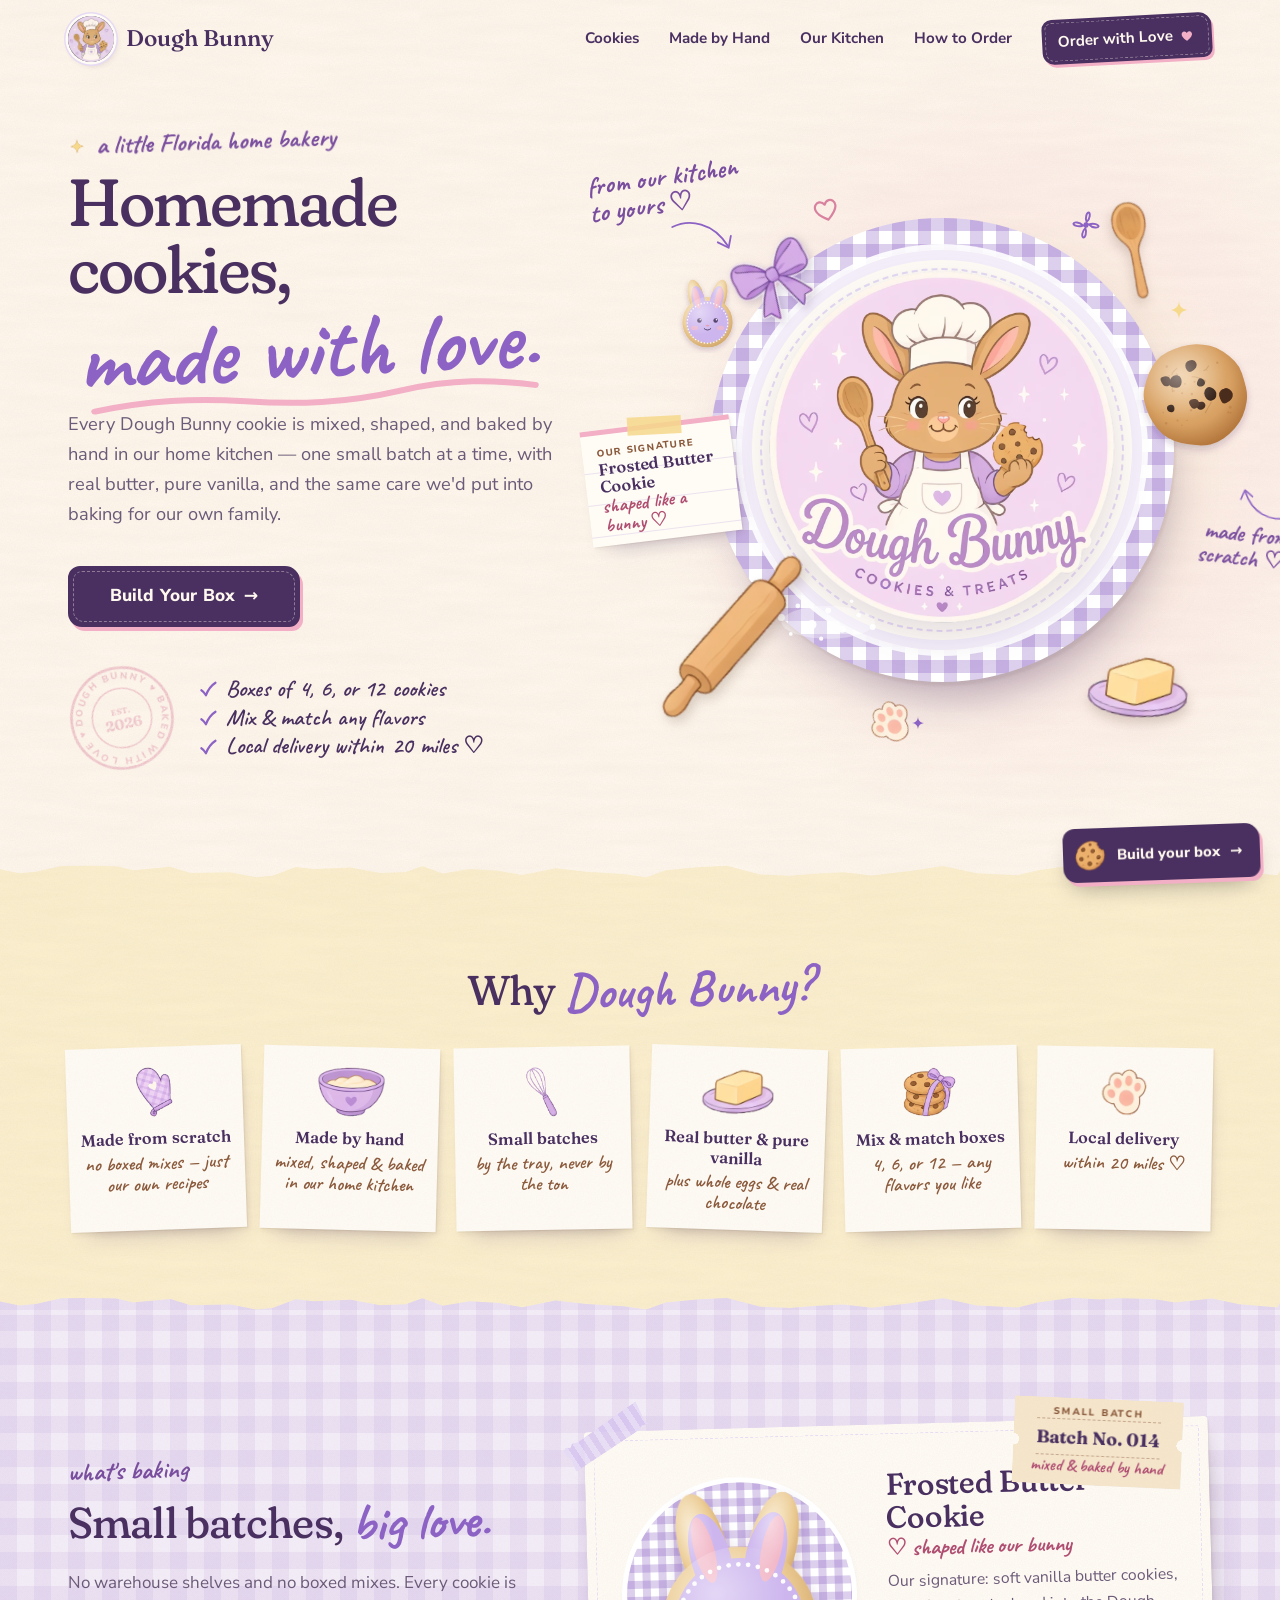
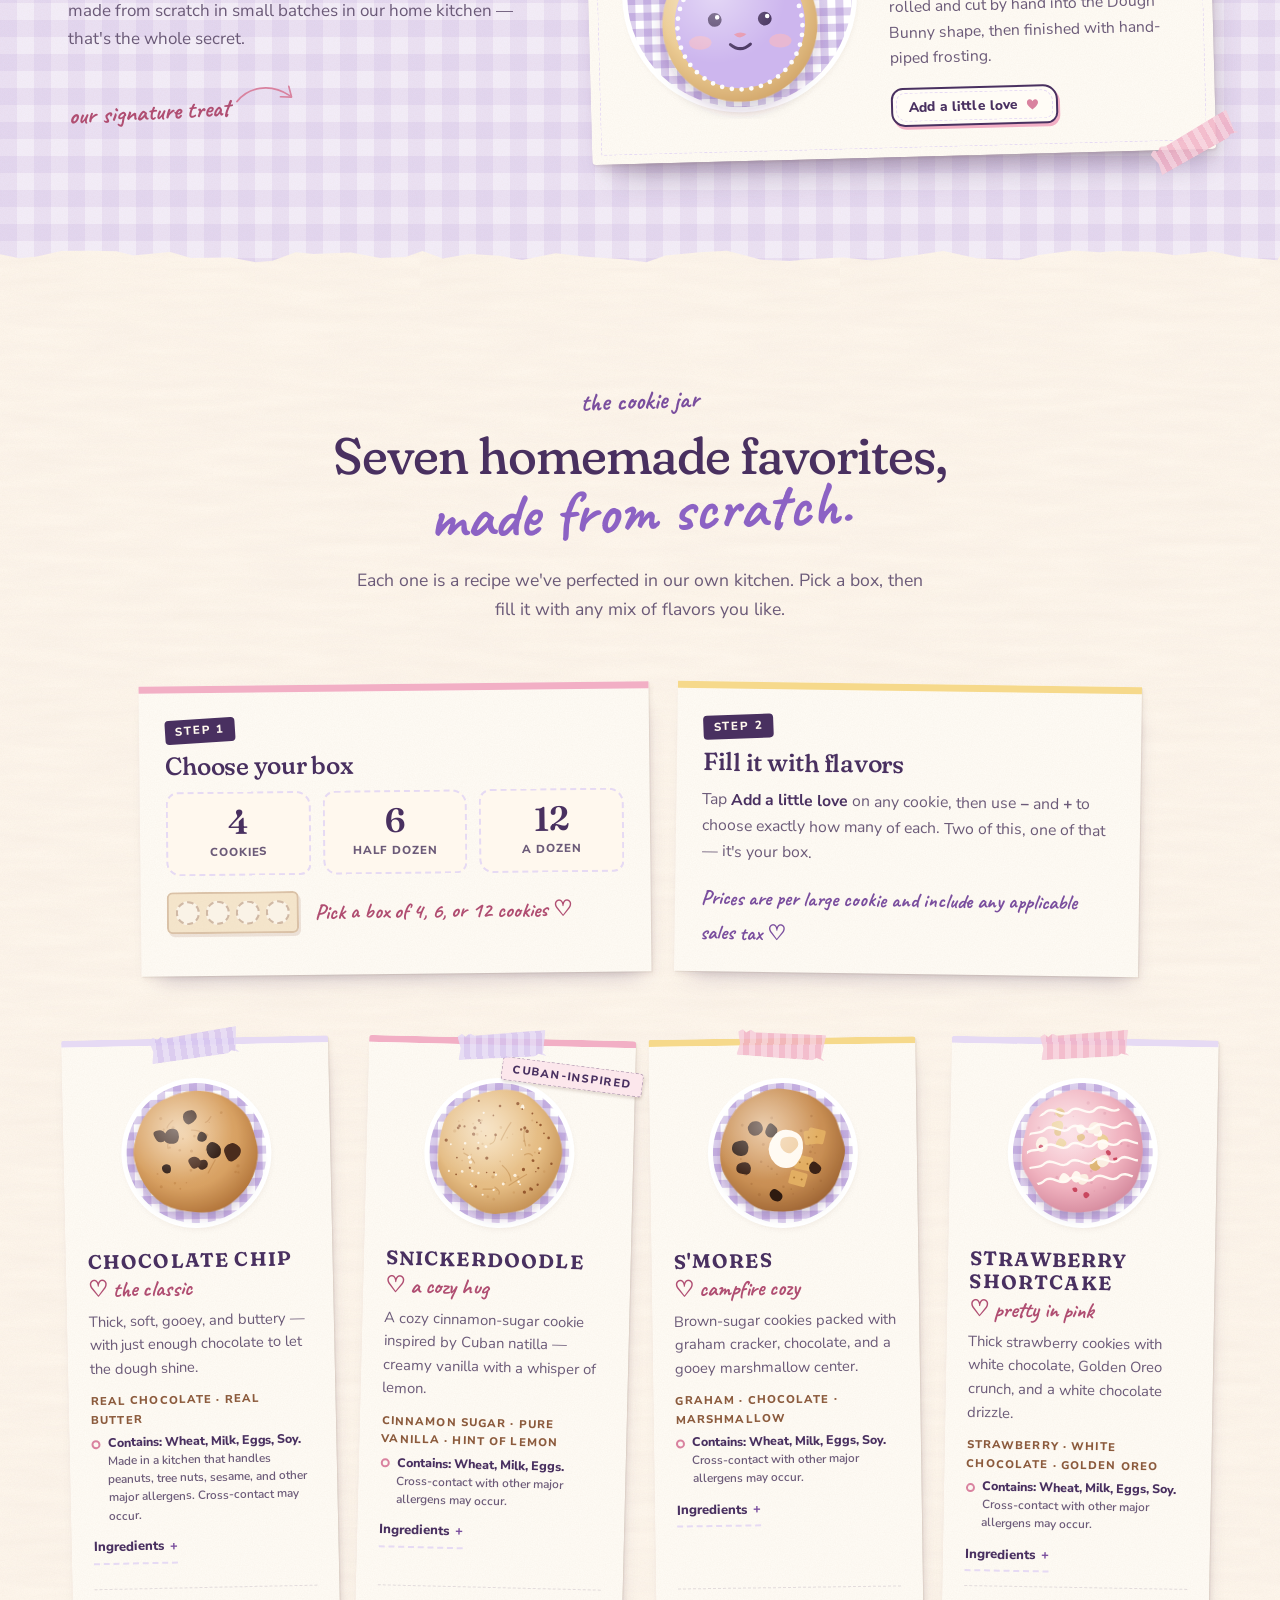
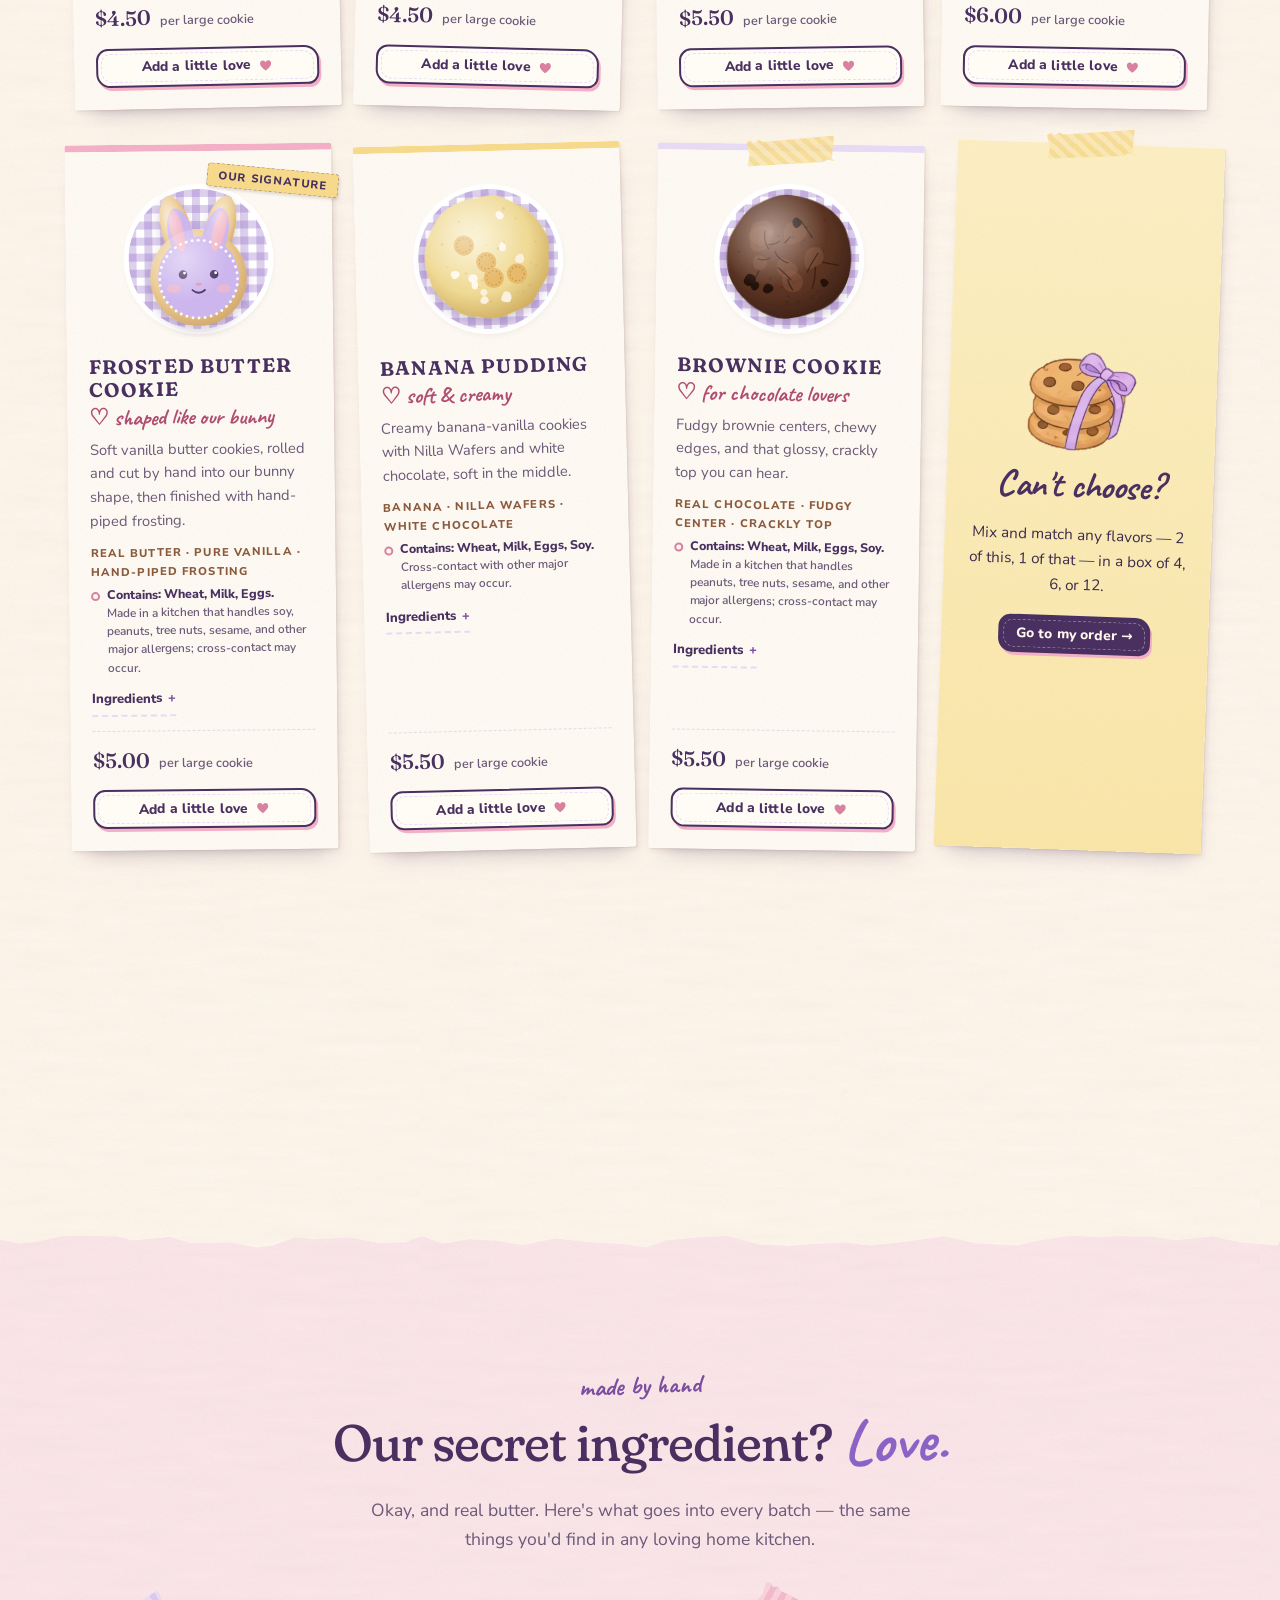
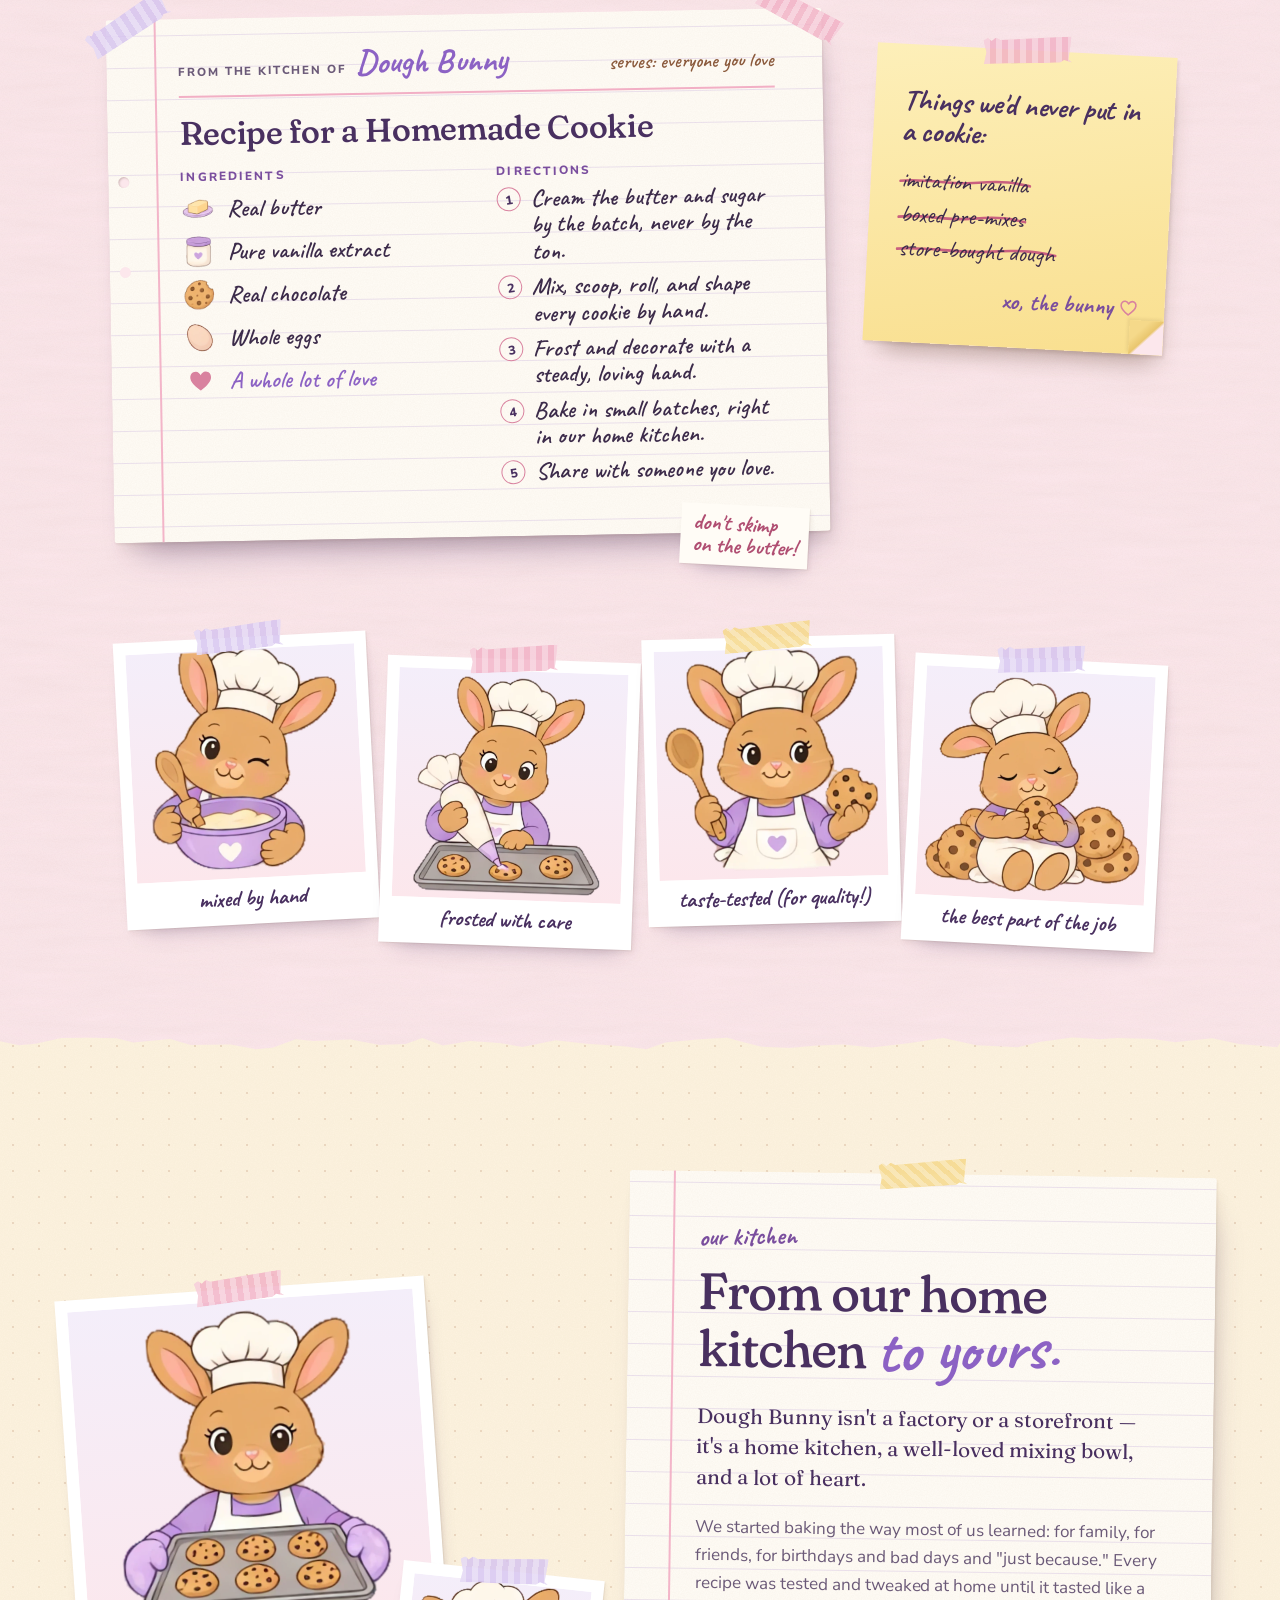
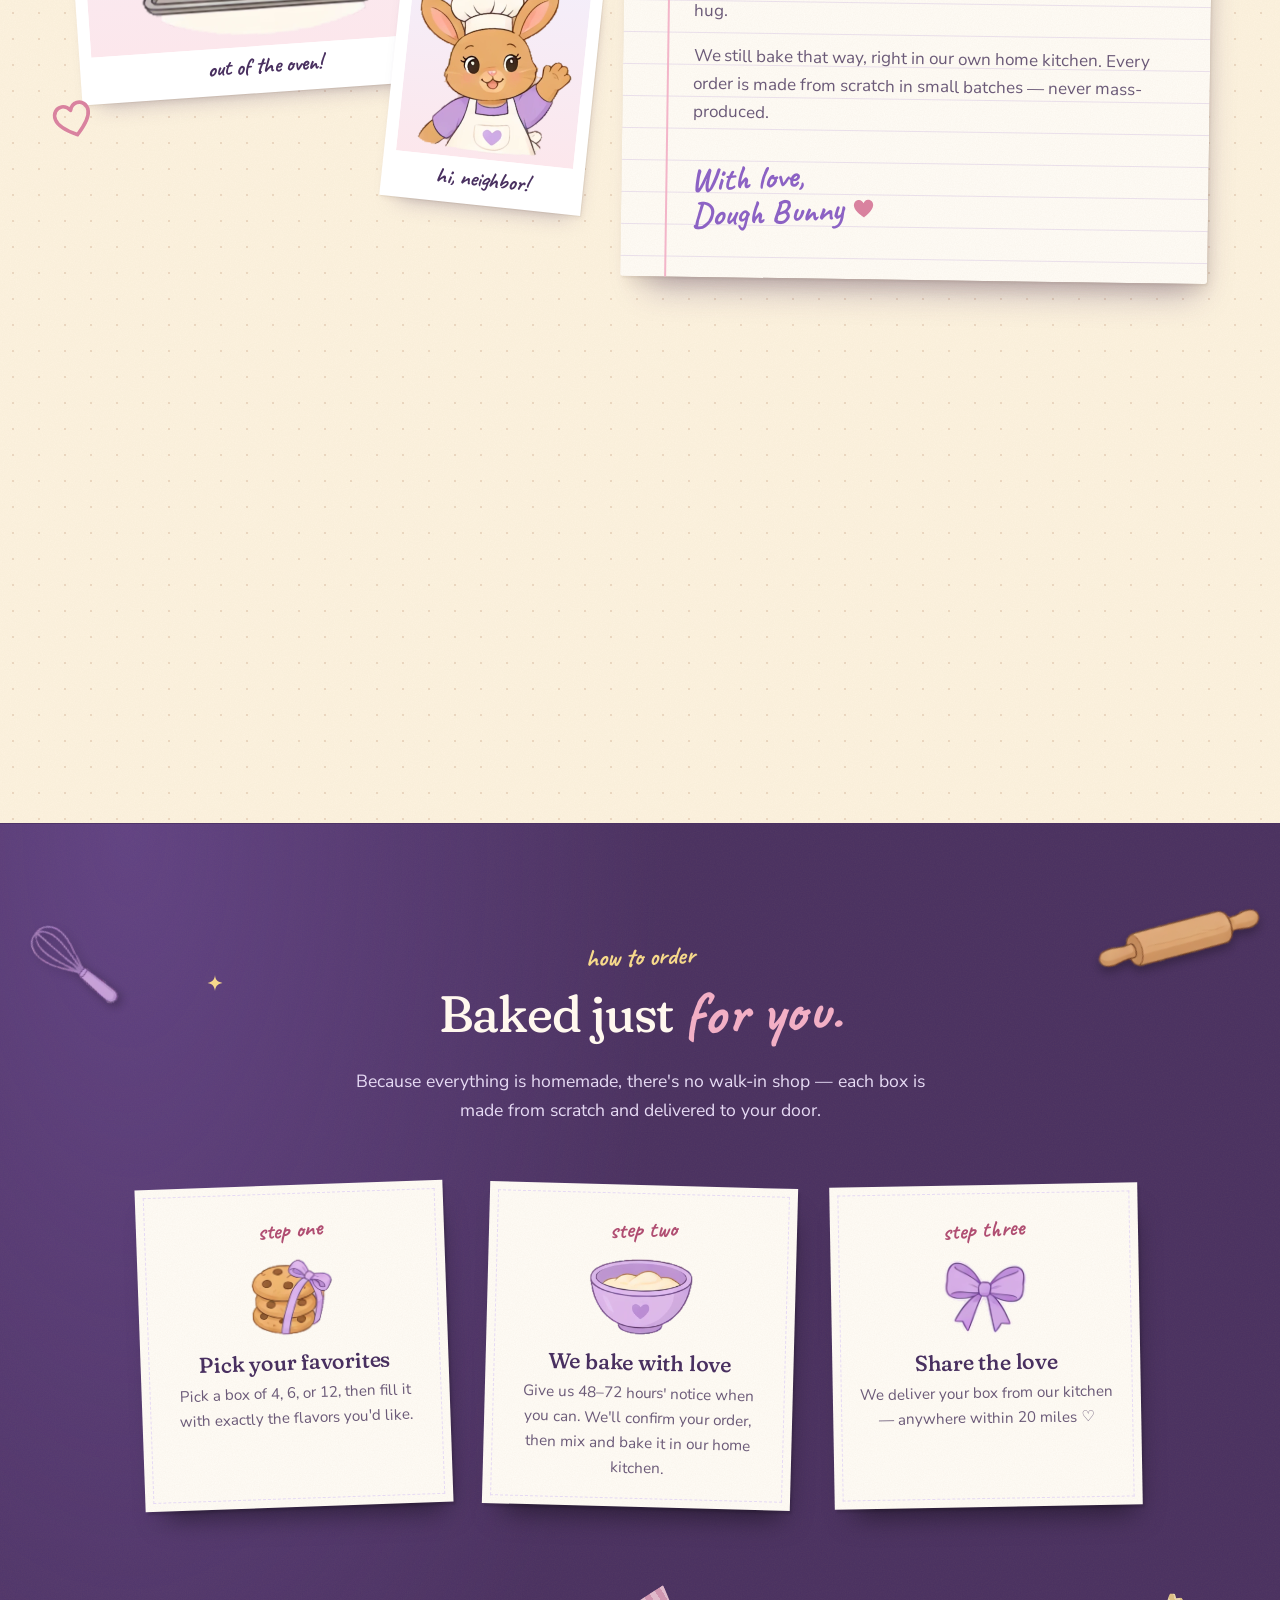
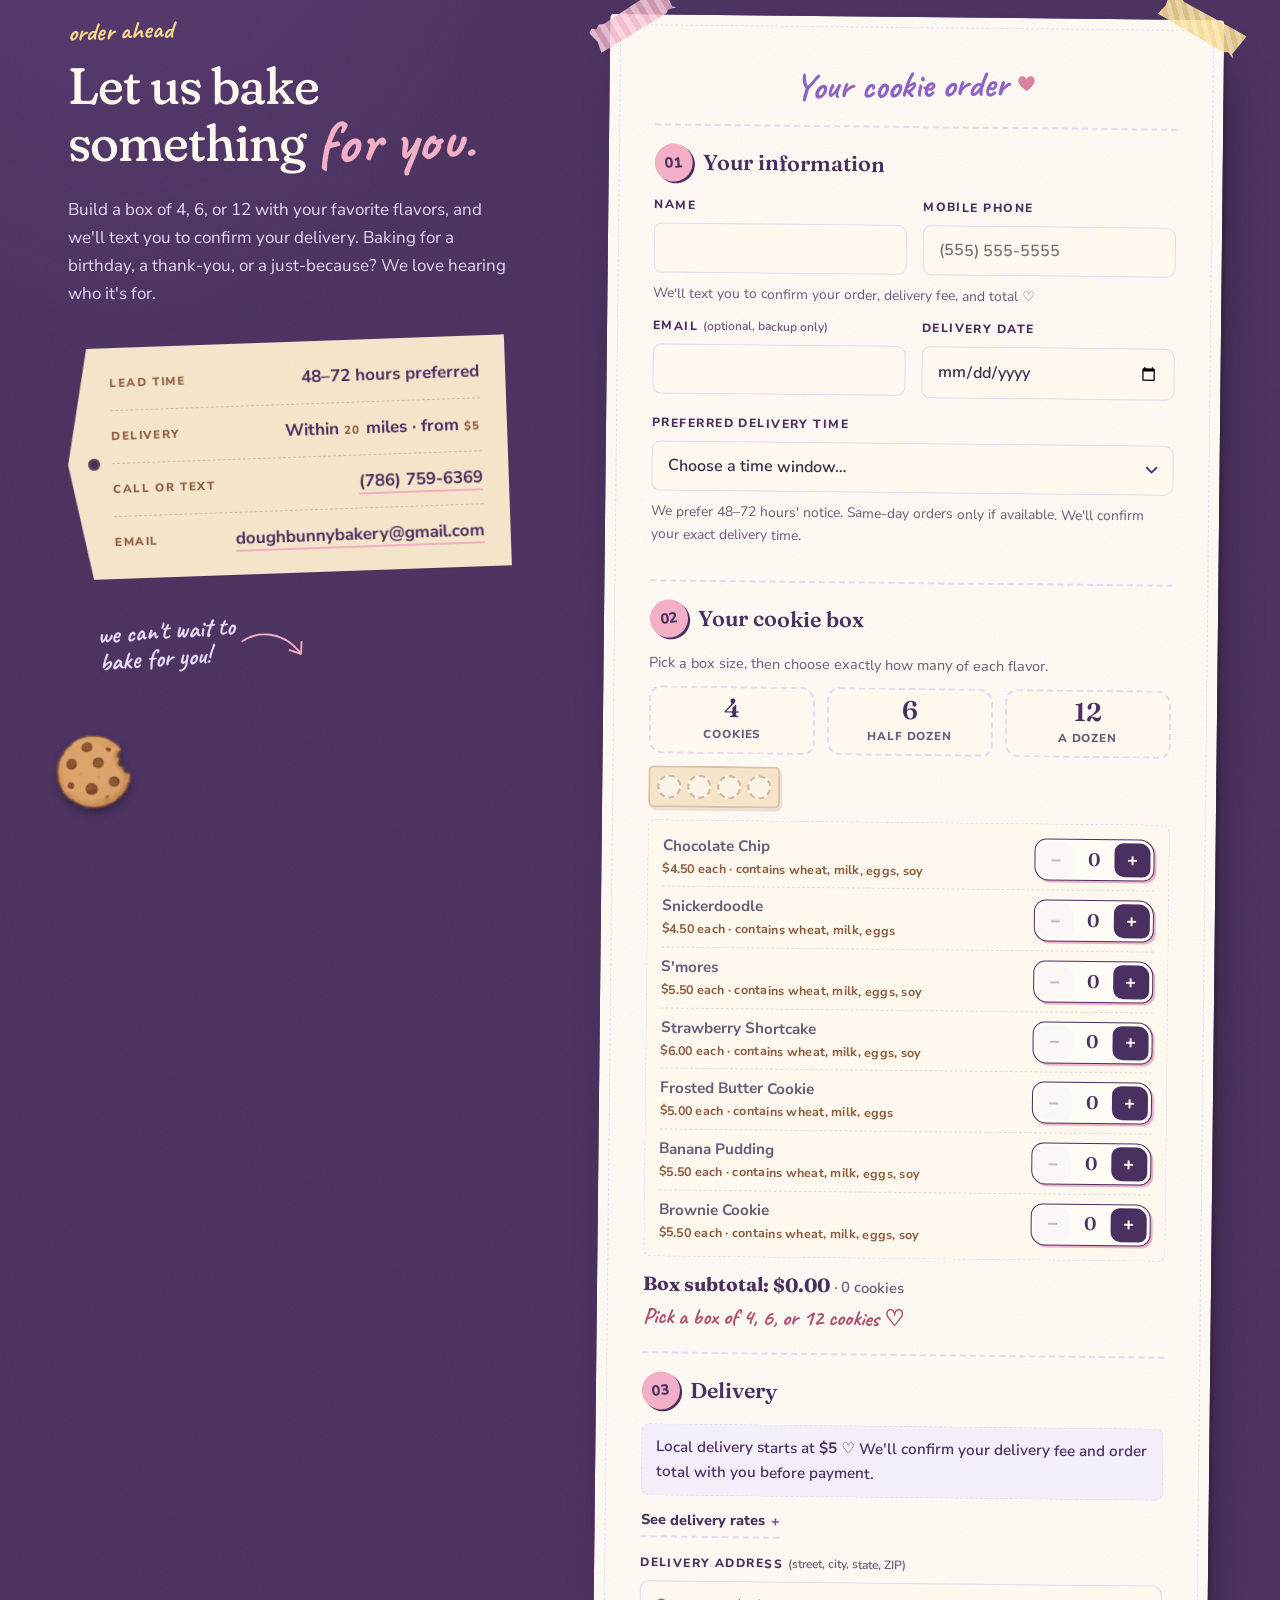
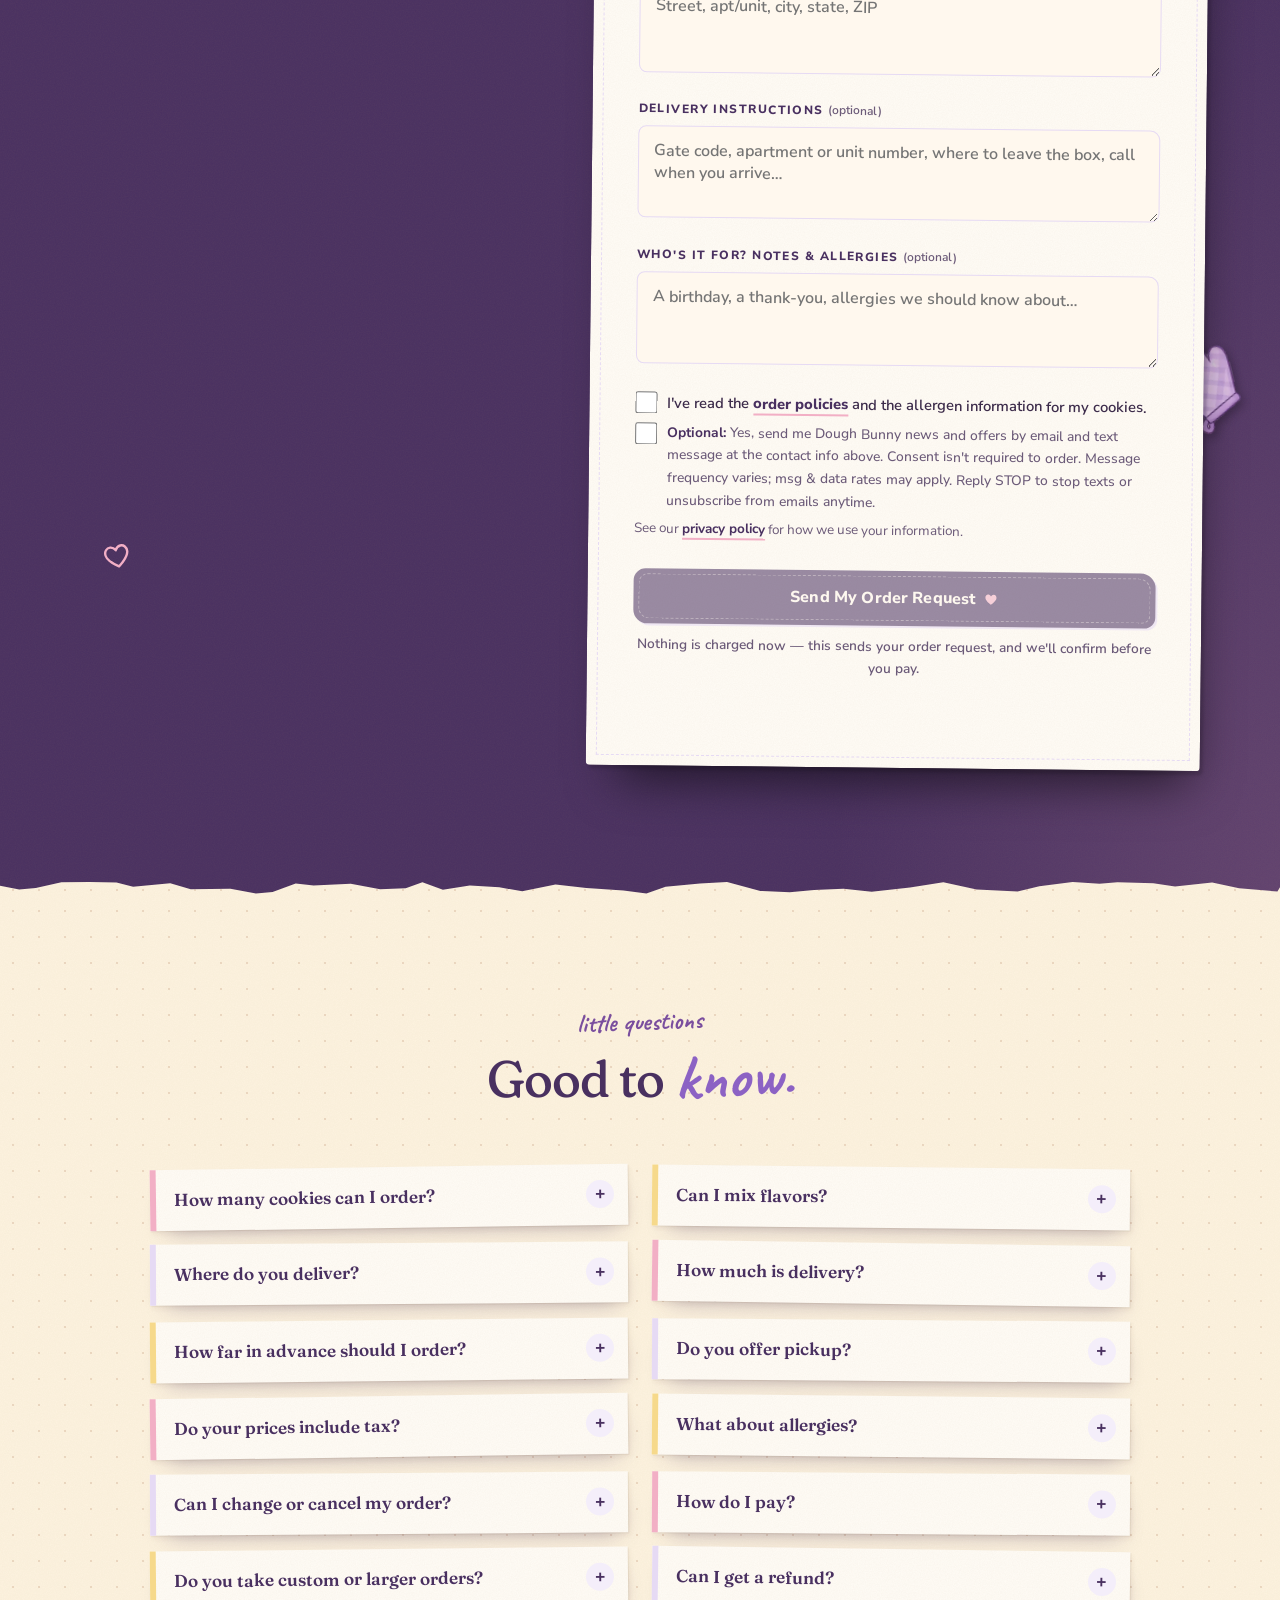
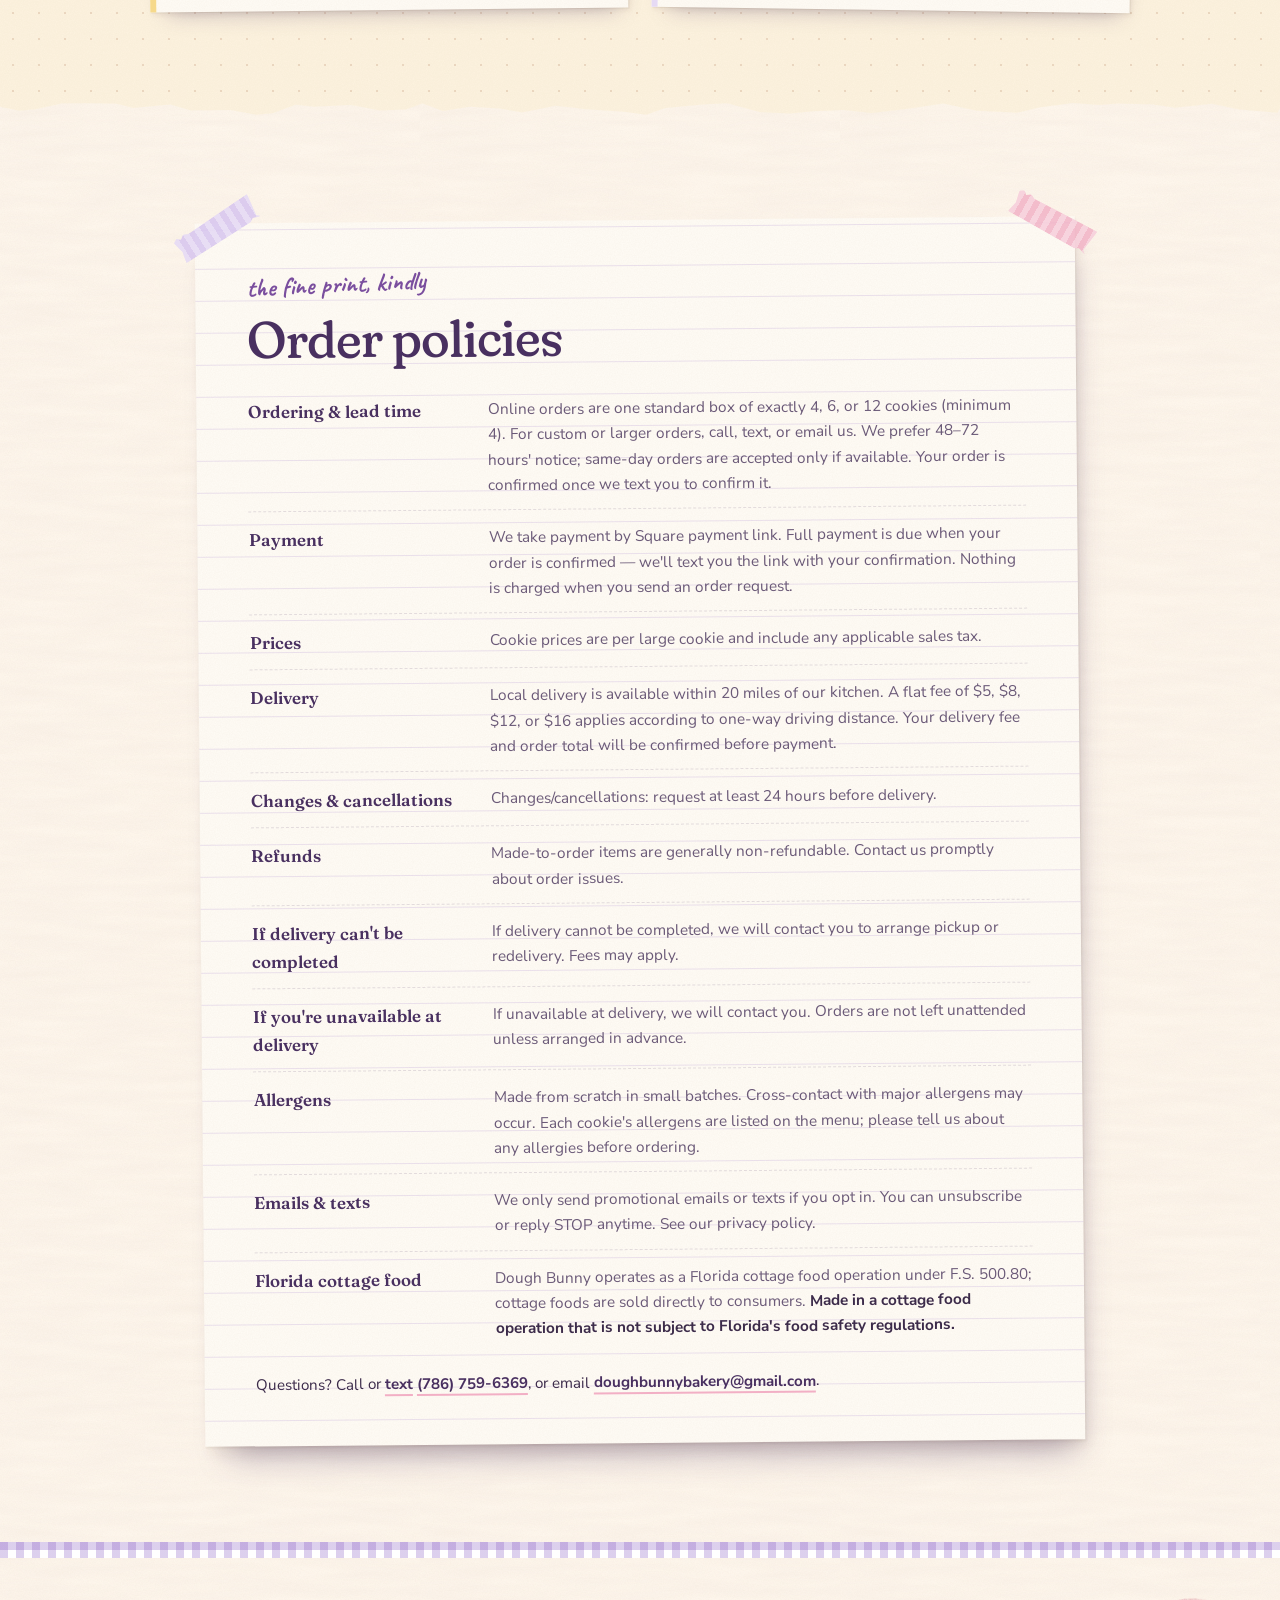
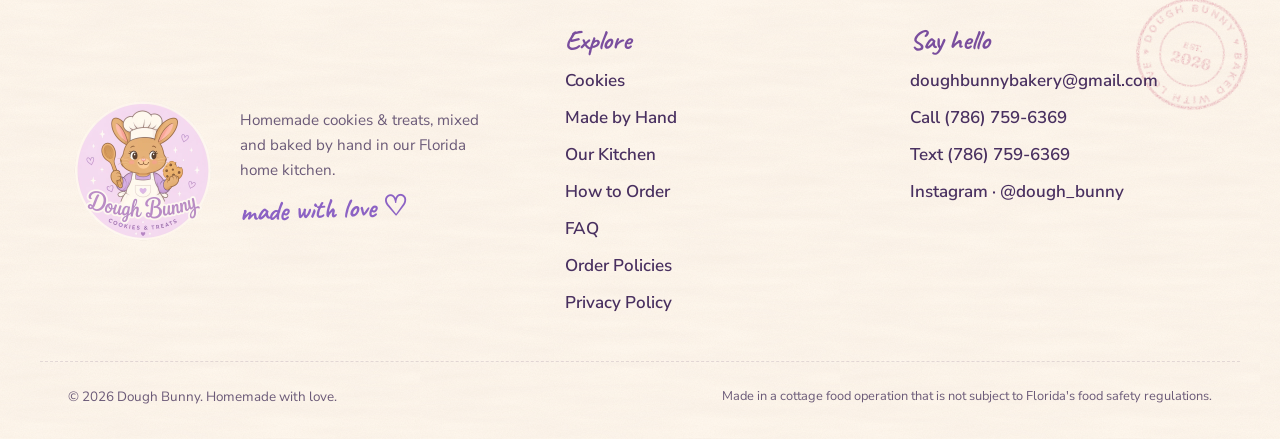
<file: index.html>
<!DOCTYPE html>
<html lang="en">
<head>
<meta charset="UTF-8">
<meta name="viewport" content="width=device-width, initial-scale=1.0">
<title>Dough Bunny — Homemade Cookies, Baked with Love</title>
<meta name="description" content="Dough Bunny bakes homemade cookies from scratch in a Florida home kitchen — mixed, shaped, and baked by hand in small batches with real butter, pure vanilla, and a whole lot of love.">
<meta name="theme-color" content="#FFF8EE">
<meta property="og:title" content="Dough Bunny — Homemade Cookies &amp; Treats">
<meta property="og:description" content="Homemade cookies, made from scratch in small batches with a whole lot of love.">
<meta property="og:image" content="assets/images/og-image.jpg">
<link rel="icon" href="assets/images/favicon-64.png" type="image/png">
<link rel="apple-touch-icon" href="assets/images/apple-touch-icon.png">
<link rel="preconnect" href="https://fonts.googleapis.com">
<link rel="preconnect" href="https://fonts.gstatic.com" crossorigin>
<link href="https://fonts.googleapis.com/css2?family=Caveat:wght@500;600;700&family=Fraunces:ital,opsz,wght,SOFT@0,9..144,300..700,100;1,9..144,300..700,100&family=Nunito+Sans:ital,opsz,wght@0,6..12,400..800;1,6..12,400&display=swap" rel="stylesheet">
<link rel="preload" as="image" href="assets/images/logo-wordmark.webp" type="image/webp">
<link rel="stylesheet" href="css/style.css">
</head>
<body>

<!-- Hand-drawn doodle sprite, reused across the page -->
<svg width="0" height="0" style="position:absolute" aria-hidden="true" focusable="false">
  <defs>
    <filter id="inkRough" x="-5%" y="-5%" width="110%" height="110%">
      <feTurbulence type="fractalNoise" baseFrequency=".9" numOctaves="2" seed="4" result="n"/>
      <feColorMatrix in="n" type="matrix" values="0 0 0 0 0  0 0 0 0 0  0 0 0 0 0  0 0 0 -1.6 1.25" result="m"/>
      <feComposite in="SourceGraphic" in2="m" operator="in"/>
    </filter>
    <path id="stampRing" d="M60,60 m-44,0 a44,44 0 1,1 88,0 a44,44 0 1,1 -88,0"/>
  </defs>
  <symbol id="d-heart" viewBox="0 0 24 24"><path d="M12 20.5c-.6-.5-8.4-5.6-8.9-10.6C2.7 6.4 5.3 4 8 4.3c1.8.2 3.2 1.5 4 3 .8-1.6 2.3-2.9 4.2-3 2.8-.1 5 2.4 4.6 5.6-.6 4.9-8.1 10-8.8 10.6z" fill="none" stroke="currentColor" stroke-width="1.9" stroke-linecap="round" stroke-linejoin="round"/></symbol>
  <symbol id="d-heart-fill" viewBox="0 0 24 24"><path d="M12 20.5c-.6-.5-8.4-5.6-8.9-10.6C2.7 6.4 5.3 4 8 4.3c1.8.2 3.2 1.5 4 3 .8-1.6 2.3-2.9 4.2-3 2.8-.1 5 2.4 4.6 5.6-.6 4.9-8.1 10-8.8 10.6z" fill="currentColor"/></symbol>
  <symbol id="d-star" viewBox="0 0 24 24"><path d="M12 2.5c.4 4.6 1.9 8.2 9 9.4-6.8 1.3-8.5 4.6-9 9.6-.6-5-2.3-8.4-9-9.6 6.9-1.1 8.5-4.8 9-9.4z" fill="currentColor"/></symbol>
  <symbol id="d-flower" viewBox="0 0 32 32"><g fill="none" stroke="currentColor" stroke-width="1.7" stroke-linecap="round"><path d="M16 13.2c-2.6-3.8-1.4-8.4 0-8.6 1.5.2 2.7 4.8 0 8.6z"/><path d="M18.6 15c3.8-2.6 8.4-1.4 8.6 0-.2 1.5-4.8 2.7-8.6 0z"/><path d="M16 18.8c2.6 3.8 1.4 8.4 0 8.6-1.5-.2-2.7-4.8 0-8.6z"/><path d="M13.4 17c-3.8 2.6-8.4 1.4-8.6 0 .2-1.5 4.8-2.7 8.6 0z"/></g><circle cx="16" cy="16" r="2.4" fill="currentColor"/></symbol>
  <symbol id="d-arrow" viewBox="0 0 90 60"><g fill="none" stroke="currentColor" stroke-width="2.4" stroke-linecap="round" stroke-linejoin="round"><path d="M4 10 C 28 2, 58 12, 72 44"/><path d="M60 38 L 73 47 L 78 32"/></g></symbol>
  <symbol id="d-arrow-down" viewBox="0 0 60 80"><g fill="none" stroke="currentColor" stroke-width="2.4" stroke-linecap="round" stroke-linejoin="round"><path d="M10 4 C 40 14, 44 40, 30 70"/><path d="M20 60 L 29 72 L 40 62"/></g></symbol>
  <symbol id="d-check" viewBox="0 0 24 24"><path d="M4 13.5 C 6.5 15, 8 17, 9.5 19.5 C 12 13, 15.5 8, 21 4.5" fill="none" stroke="currentColor" stroke-width="2.6" stroke-linecap="round" stroke-linejoin="round"/></symbol>
  <symbol id="d-flour" viewBox="0 0 120 80"><g fill="#fff"><circle cx="20" cy="40" r="3"/><circle cx="34" cy="30" r="2"/><circle cx="46" cy="46" r="4"/><circle cx="60" cy="34" r="2.5"/><circle cx="72" cy="50" r="3"/><circle cx="86" cy="38" r="2"/><circle cx="98" cy="48" r="2.6"/><circle cx="54" cy="58" r="1.8"/><circle cx="28" cy="54" r="1.6"/><circle cx="80" cy="26" r="1.5"/><ellipse cx="60" cy="44" rx="40" ry="14" opacity=".35"/></g></symbol>
  <symbol id="d-stamp" viewBox="0 0 120 120">
    <g filter="url(#inkRough)" fill="currentColor" stroke="currentColor">
      <circle cx="60" cy="60" r="56" fill="none" stroke-width="3"/>
      <circle cx="60" cy="60" r="33" fill="none" stroke-width="1.6"/>
      <text font-family="Nunito Sans, sans-serif" font-weight="800" font-size="10.5" stroke="none" letter-spacing="1.5"><textPath href="#stampRing" textLength="272" lengthAdjust="spacing">DOUGH BUNNY ♥ BAKED WITH LOVE ♥</textPath></text>
      <text x="60" y="56" text-anchor="middle" font-family="Fraunces, serif" font-weight="700" font-size="9" stroke="none" letter-spacing="1">EST.</text>
      <text x="60" y="72" text-anchor="middle" font-family="Fraunces, serif" font-weight="700" font-size="16" stroke="none">2026</text>
    </g>
  </symbol>
</svg>

<a class="skip-link" href="#main">Skip to content</a>

<!-- ============ HEADER ============ -->
<header class="site-header" id="siteHeader">
  <div class="container header-inner">
    <a href="#home" class="brand" aria-label="Dough Bunny home">
      <img src="assets/images/logo.jpg" alt="" class="brand-logo" width="779" height="778">
      <span class="brand-name">Dough Bunny</span>
    </a>

    <nav class="main-nav" id="mainNav" aria-label="Main">
      <a href="#menu">Cookies</a>
      <a href="#recipe">Made by Hand</a>
      <a href="#kitchen">Our Kitchen</a>
      <a href="#how">How to Order</a>
      <a href="#order" class="nav-cta"><span>Order with Love</span> <svg aria-hidden="true"><use href="#d-heart-fill"/></svg></a>
    </nav>

    <button class="nav-toggle" id="navToggle" aria-label="Open menu" aria-expanded="false" aria-controls="mainNav">
      <span></span><span></span>
    </button>
  </div>
</header>

<main id="main">

<!-- ============ HERO ============ -->
<section class="hero paper" id="home">
  <div class="container hero-inner">
    <div class="hero-copy">
      <p class="hand-label fade-up" style="--d:0s">
        <svg class="doodle" aria-hidden="true"><use href="#d-star"/></svg>
        a little Florida home bakery
      </p>
      <h1 class="fade-up" style="--d:.1s">
        <span class="h1-serif">Homemade cookies,</span>
        <span class="h1-script">made with love.
          <svg class="scribble-underline" viewBox="0 0 300 18" preserveAspectRatio="none" aria-hidden="true"><path d="M4 12 C 40 5, 70 5, 104 10 S 170 16, 206 8 S 270 3, 296 9"/></svg>
        </span>
      </h1>
      <p class="hero-lede fade-up" style="--d:.2s">Every Dough Bunny cookie is mixed, shaped, and baked by hand in our home kitchen — one small batch at a time, with real butter, pure vanilla, and the same care we'd put into baking for our own family.</p>
      <div class="hero-actions fade-up" style="--d:.3s">
        <a href="#build" class="btn btn-primary btn-big">Build Your Box <span class="btn-arrow" aria-hidden="true">→</span></a>
      </div>
      <div class="hero-ephemera fade-up" style="--d:.45s">
        <svg class="stamp stamp--hero" role="img" aria-label="Dough Bunny, baked with love, established 2026"><use href="#d-stamp"/></svg>
        <ul class="hero-promises">
          <li><svg aria-hidden="true"><use href="#d-check"/></svg>Boxes of <span data-db="box-sizes">4, 6, or 12</span> cookies</li>
          <li><svg aria-hidden="true"><use href="#d-check"/></svg>Mix &amp; match any flavors</li>
          <li><svg aria-hidden="true"><use href="#d-check"/></svg>Local delivery within <span data-db="max-miles">20</span> miles ♡</li>
        </ul>
      </div>
    </div>

    <div class="hero-collage fade-up" style="--d:.15s">
      <div class="hero-plate">
        <img src="assets/images/logo-wordmark.webp" alt="Dough Bunny — Cookies &amp; Treats logo: a baker bunny in a chef's hat holding a wooden spoon and a chocolate chip cookie" class="hero-logo" fetchpriority="high" width="1200" height="1200">
      </div>
      <img src="assets/graphics/web/decorative/ribbon-bow.webp" alt="" class="c-bow" width="388" height="356">

      <!-- scrapbook bits around the plate -->
      <img src="assets/graphics/web/baking-tools/rolling-pin.webp" alt="" class="c-item c-rollingpin" width="756" height="556">
      <img src="assets/graphics/web/baking-tools/wooden-spoon.webp" alt="" class="c-item c-spoon" width="352" height="360">
      <img src="assets/graphics/web/ingredients/butter-dish.webp" alt="" class="c-item c-butter" width="360" height="239">
      <div class="float-cookie c-cookie-1" data-cookie="choc" aria-hidden="true"></div>
      <div class="float-cookie c-cookie-2" data-cookie="cutout" aria-hidden="true"></div>
      <svg class="c-flour" aria-hidden="true"><use href="#d-flour"/></svg>
      <svg class="c-doodle c-flower" aria-hidden="true"><use href="#d-flower"/></svg>
      <svg class="c-doodle c-heart" aria-hidden="true"><use href="#d-heart"/></svg>
      <svg class="c-doodle c-star-1" aria-hidden="true"><use href="#d-star"/></svg>
      <svg class="c-doodle c-star-2" aria-hidden="true"><use href="#d-star"/></svg>
      <img src="assets/graphics/web/decorative/paw-print-a.webp" alt="" class="c-paw" width="217" height="220">

      <div class="c-card" aria-hidden="true">
        <span class="c-card-label">our signature</span>
        <span class="c-card-name">Frosted Butter Cookie</span>
        <span class="c-card-note">shaped like a bunny ♡</span>
      </div>

      <p class="c-note c-note--kitchen" aria-hidden="true">from our kitchen<br>to yours ♡<svg class="c-arrow"><use href="#d-arrow"/></svg></p>
      <p class="c-note c-note--oven" aria-hidden="true"><svg class="c-arrow c-arrow--flip"><use href="#d-arrow"/></svg>made from<br>scratch ♡</p>
    </div>
  </div>
</section>

<!-- ============ WHY DOUGH BUNNY ============ -->
<section class="why butter-paper torn-top" id="why" aria-labelledby="whyTitle">
  <div class="container">
    <h2 class="why-title reveal" id="whyTitle">Why <span class="script-accent">Dough Bunny?</span></h2>
    <ul class="why-list">
      <li class="why-item reveal" style="--tilt:-2deg"><img src="assets/graphics/web/baking-tools/oven-mitt.webp" alt="" loading="lazy" width="271" height="360"><strong>Made from scratch</strong><span>no boxed mixes — just our own recipes</span></li>
      <li class="why-item reveal" style="--tilt:1.5deg"><img src="assets/graphics/web/baking-tools/mixing-bowl.webp" alt="" loading="lazy" width="360" height="272"><strong>Made by hand</strong><span>mixed, shaped &amp; baked in our home kitchen</span></li>
      <li class="why-item reveal" style="--tilt:-1deg"><img src="assets/graphics/web/baking-tools/whisk.webp" alt="" loading="lazy" width="234" height="360"><strong>Small batches</strong><span>by the tray, never by the ton</span></li>
      <li class="why-item reveal" style="--tilt:2deg"><img src="assets/graphics/web/ingredients/butter-dish.webp" alt="" loading="lazy" width="360" height="239"><strong>Real butter &amp; pure vanilla</strong><span>plus whole eggs &amp; real chocolate</span></li>
      <li class="why-item reveal" style="--tilt:-1.5deg"><img src="assets/graphics/web/ingredients/cookie-stack-ribbon.webp" alt="" loading="lazy" width="360" height="334"><strong>Mix &amp; match boxes</strong><span><span data-db="box-sizes">4, 6, or 12</span> — any flavors you like</span></li>
      <li class="why-item reveal" style="--tilt:1deg"><img src="assets/graphics/web/decorative/paw-print-a.webp" alt="" loading="lazy" width="217" height="220"><strong>Local delivery</strong><span>within <span data-db="max-miles">20</span> miles ♡</span></li>
    </ul>
  </div>
</section>

<!-- ============ WHAT'S BAKING ============ -->
<section class="baking gingham-soft torn-top" id="baking">
  <div class="container baking-grid">
    <div class="baking-intro reveal">
      <p class="hand-label">what's baking</p>
      <h2>Small batches, <span class="script-accent">big love.</span></h2>
      <p>No warehouse shelves and no boxed mixes. Every cookie is made from scratch in small batches in our home kitchen — that's the whole secret.</p>
      <p class="hand-note">our signature treat <svg class="hand-note-arrow" aria-hidden="true"><use href="#d-arrow"/></svg></p>
    </div>

    <article class="spotlight reveal" style="--tilt:-1.5deg" aria-labelledby="spotlightName">
      <span class="tape tape--tl" aria-hidden="true"></span>
      <span class="tape tape--br tape--pink" aria-hidden="true"></span>
      <p class="batch-ticket">
        <span class="batch-top">small batch</span>
        <span class="batch-no">Batch No. 014</span>
        <span class="batch-sub">mixed &amp; baked by hand</span>
      </p>
      <div class="spotlight-art" data-cookie="cutout" aria-hidden="true"></div>
      <div class="spotlight-body">
        <h3 id="spotlightName">Frosted Butter Cookie</h3>
        <p class="card-hand">♡ shaped like our bunny</p>
        <p>Our signature: soft vanilla butter cookies, rolled and cut by hand into the Dough Bunny shape, then finished with hand-piped frosting.</p>
        <div class="box-control" data-flavor="Frosted Butter Cookie"></div>
      </div>
    </article>

  </div>
</section>

<!-- ============ COOKIES ============ -->
<section class="menu paper torn-top" id="menu">
  <div class="container">
    <div class="section-head reveal">
      <p class="hand-label">the cookie jar</p>
      <h2>Seven homemade favorites, <span class="script-accent">made from scratch.</span></h2>
      <p class="section-lede">Each one is a recipe we've perfected in our own kitchen. Pick a box, then fill it with any mix of flavors you like.</p>
    </div>

    <div class="build-steps reveal" id="build">
      <div class="build-step build-step--size">
        <p class="step-tag"><span>Step 1</span></p>
        <h3 id="sizePickTitle">Choose your box</h3>
        <div class="size-picker" role="group" aria-labelledby="sizePickTitle"></div>
        <div class="box-meter"></div>
      </div>
      <div class="build-step build-step--flavors">
        <p class="step-tag"><span>Step 2</span></p>
        <h3>Fill it with flavors</h3>
        <p>Tap <em>Add a little love</em> on any cookie, then use <strong>−</strong> and <strong>+</strong> to choose exactly how many of each. Two of this, one of that — it's your box.</p>
        <p class="build-note">Prices are per large cookie and include any applicable sales tax ♡</p>
      </div>
    </div>

    <div class="cookie-grid">
      <article class="recipe-tile reveal" style="--tilt:-1.2deg">
        <span class="tape tape--top" aria-hidden="true"></span>
        <div class="tile-art" data-cookie="choc" aria-hidden="true"></div>
        <h3>Chocolate Chip</h3>
        <p class="card-hand">♡ the classic</p>
        <p class="tile-desc">Thick, soft, gooey, and buttery — with just enough chocolate to let the dough shine.</p>
        <p class="tile-notes">Real chocolate · real butter</p>
        <p class="tile-allergens" data-allergens-for="Chocolate Chip"></p>
        <details class="tile-ingredients">
          <summary>Ingredients</summary>
          <p data-ingredients-for="Chocolate Chip"></p>
        </details>
        <div class="tile-foot">
          <p class="price" data-price-for="Chocolate Chip"></p>
          <div class="box-control" data-flavor="Chocolate Chip"></div>
        </div>
      </article>

      <article class="recipe-tile reveal" style="--tilt:1.4deg">
        <span class="tape tape--top" aria-hidden="true"></span>
        <span class="label-chip label-chip--pink">Cuban-inspired</span>
        <div class="tile-art" data-cookie="snicker" aria-hidden="true"></div>
        <h3>Snickerdoodle</h3>
        <p class="card-hand">♡ a cozy hug</p>
        <p class="tile-desc">A cozy cinnamon-sugar cookie inspired by Cuban natilla — creamy vanilla with a whisper of lemon.</p>
        <p class="tile-notes">Cinnamon sugar · pure vanilla · hint of lemon</p>
        <p class="tile-allergens" data-allergens-for="Snickerdoodle"></p>
        <details class="tile-ingredients">
          <summary>Ingredients</summary>
          <p data-ingredients-for="Snickerdoodle"></p>
        </details>
        <div class="tile-foot">
          <p class="price" data-price-for="Snickerdoodle"></p>
          <div class="box-control" data-flavor="Snickerdoodle"></div>
        </div>
      </article>

      <article class="recipe-tile reveal" style="--tilt:-.8deg">
        <span class="tape tape--top tape--pink" aria-hidden="true"></span>
        <div class="tile-art" data-cookie="smores" aria-hidden="true"></div>
        <h3>S'mores</h3>
        <p class="card-hand">♡ campfire cozy</p>
        <p class="tile-desc">Brown-sugar cookies packed with graham cracker, chocolate, and a gooey marshmallow center.</p>
        <p class="tile-notes">Graham · chocolate · marshmallow</p>
        <p class="tile-allergens" data-allergens-for="S'mores"></p>
        <details class="tile-ingredients">
          <summary>Ingredients</summary>
          <p data-ingredients-for="S'mores"></p>
        </details>
        <div class="tile-foot">
          <p class="price" data-price-for="S'mores"></p>
          <div class="box-control" data-flavor="S'mores"></div>
        </div>
      </article>

      <article class="recipe-tile reveal" style="--tilt:1deg">
        <span class="tape tape--top tape--pink" aria-hidden="true"></span>
        <div class="tile-art" data-cookie="strawberry" aria-hidden="true"></div>
        <h3>Strawberry Shortcake</h3>
        <p class="card-hand">♡ pretty in pink</p>
        <p class="tile-desc">Thick strawberry cookies with white chocolate, Golden Oreo crunch, and a white chocolate drizzle.</p>
        <p class="tile-notes">Strawberry · white chocolate · Golden Oreo</p>
        <p class="tile-allergens" data-allergens-for="Strawberry Shortcake"></p>
        <details class="tile-ingredients">
          <summary>Ingredients</summary>
          <p data-ingredients-for="Strawberry Shortcake"></p>
        </details>
        <div class="tile-foot">
          <p class="price" data-price-for="Strawberry Shortcake"></p>
          <div class="box-control" data-flavor="Strawberry Shortcake"></div>
        </div>
      </article>

      <article class="recipe-tile reveal" style="--tilt:-.6deg">
        <span class="label-chip label-chip--butter">our signature</span>
        <div class="tile-art" data-cookie="cutout" aria-hidden="true"></div>
        <h3>Frosted Butter Cookie</h3>
        <p class="card-hand">♡ shaped like our bunny</p>
        <p class="tile-desc">Soft vanilla butter cookies, rolled and cut by hand into our bunny shape, then finished with hand-piped frosting.</p>
        <p class="tile-notes">Real butter · pure vanilla · hand-piped frosting</p>
        <p class="tile-allergens" data-allergens-for="Frosted Butter Cookie"></p>
        <details class="tile-ingredients">
          <summary>Ingredients</summary>
          <p data-ingredients-for="Frosted Butter Cookie"></p>
        </details>
        <div class="tile-foot">
          <p class="price" data-price-for="Frosted Butter Cookie"></p>
          <div class="box-control" data-flavor="Frosted Butter Cookie"></div>
        </div>
      </article>

      <article class="recipe-tile reveal" style="--tilt:-1.4deg">
        <div class="tile-art" data-cookie="banana" aria-hidden="true"></div>
        <h3>Banana Pudding</h3>
        <p class="card-hand">♡ soft &amp; creamy</p>
        <p class="tile-desc">Creamy banana-vanilla cookies with Nilla Wafers and white chocolate, soft in the middle.</p>
        <p class="tile-notes">Banana · Nilla Wafers · white chocolate</p>
        <p class="tile-allergens" data-allergens-for="Banana Pudding"></p>
        <details class="tile-ingredients">
          <summary>Ingredients</summary>
          <p data-ingredients-for="Banana Pudding"></p>
        </details>
        <div class="tile-foot">
          <p class="price" data-price-for="Banana Pudding"></p>
          <div class="box-control" data-flavor="Banana Pudding"></div>
        </div>
      </article>

      <article class="recipe-tile reveal" style="--tilt:.8deg">
        <span class="tape tape--top tape--butter" aria-hidden="true"></span>
        <div class="tile-art" data-cookie="brownie" aria-hidden="true"></div>
        <h3>Brownie Cookie</h3>
        <p class="card-hand">♡ for chocolate lovers</p>
        <p class="tile-desc">Fudgy brownie centers, chewy edges, and that glossy, crackly top you can hear.</p>
        <p class="tile-notes">Real chocolate · fudgy center · crackly top</p>
        <p class="tile-allergens" data-allergens-for="Brownie Cookie"></p>
        <details class="tile-ingredients">
          <summary>Ingredients</summary>
          <p data-ingredients-for="Brownie Cookie"></p>
        </details>
        <div class="tile-foot">
          <p class="price" data-price-for="Brownie Cookie"></p>
          <div class="box-control" data-flavor="Brownie Cookie"></div>
        </div>
      </article>

      <div class="mix-note reveal" style="--tilt:2deg">
        <span class="tape tape--top tape--butter" aria-hidden="true"></span>
        <img src="assets/graphics/web/ingredients/cookie-stack-ribbon.webp" alt="" loading="lazy" width="360" height="334">
        <h3>Can't choose?</h3>
        <p>Mix and match any flavors — 2 of this, 1 of that — in a box of <span data-db="box-sizes">4, 6, or 12</span>.</p>
        <a href="#order" class="btn btn-small btn-primary">Go to my order →</a>
      </div>
    </div>

    <div class="menu-footnotes">
      <p class="price-note reveal">psst — every box holds <span data-db="box-sizes">4, 6, or 12</span> big cookies, mixed however you like ♡</p>
      <div class="cottage-notice reveal">
        <span class="tape tape--top" aria-hidden="true"></span>
        <strong>Home Kitchen &amp; Allergen Notice</strong>
        <p>Made in a cottage food operation that is not subject to Florida's food safety regulations.</p>
        <p>Made from scratch in small batches. Each cookie lists what it contains — our cookies contain wheat, milk, and eggs, and some also contain soy. Our kitchen handles peanuts, tree nuts, sesame, soy, and other major allergens, so cross-contact may occur. Please tell us about any allergies before ordering.</p>
      </div>
    </div>
  </div>
</section>

<!-- ============ MADE BY HAND ============ -->
<section class="recipe pink-paper torn-top" id="recipe">
  <div class="container">
    <div class="section-head reveal">
      <p class="hand-label">made by hand</p>
      <h2>Our secret ingredient? <span class="script-accent">Love.</span></h2>
      <p class="section-lede">Okay, and real butter. Here's what goes into every batch — the same things you'd find in any loving home kitchen.</p>
    </div>

    <div class="recipe-grid">
      <article class="recipe-card reveal" style="--tilt:-1deg" aria-labelledby="recipeTitle">
        <span class="tape tape--tl" aria-hidden="true"></span>
        <span class="tape tape--tr tape--pink" aria-hidden="true"></span>
        <div class="recipe-card-top">
          <span>From the kitchen of</span>
          <strong>Dough Bunny</strong>
          <span class="recipe-serves">serves: everyone you love</span>
        </div>
        <h3 id="recipeTitle">Recipe for a Homemade Cookie</h3>
        <div class="recipe-cols">
          <div>
            <h4>Ingredients</h4>
            <ul class="recipe-list">
              <li><img src="assets/graphics/web/ingredients/butter-dish.webp" alt="" loading="lazy" width="360" height="239">Real butter</li>
              <li><img src="assets/graphics/web/ingredients/cream-jar.webp" alt="" loading="lazy" width="287" height="360">Pure vanilla extract</li>
              <li><img src="assets/graphics/web/ingredients/cookie-whole.webp" alt="" loading="lazy" width="360" height="352">Real chocolate</li>
              <li><img src="assets/graphics/web/ingredients/egg.webp" alt="" loading="lazy" width="236" height="244">Whole eggs</li>
              <li class="recipe-love"><svg aria-hidden="true"><use href="#d-heart-fill"/></svg>A whole lot of love</li>
            </ul>
          </div>
          <div>
            <h4>Directions</h4>
            <ol class="recipe-steps">
              <li>Cream the butter and sugar by the batch, never by the ton.</li>
              <li>Mix, scoop, roll, and shape every cookie by hand.</li>
              <li>Frost and decorate with a steady, loving hand.</li>
              <li>Bake in small batches, right in our home kitchen.</li>
              <li>Share with someone you love.</li>
            </ol>
          </div>
        </div>
        <p class="recipe-margin-note" aria-hidden="true">don't skimp<br>on the butter!</p>
      </article>

      <aside class="sticky-note reveal" style="--tilt:3deg" aria-labelledby="neverTitle">
        <span class="tape tape--top tape--pink" aria-hidden="true"></span>
        <h3 id="neverTitle">Things we'd never put in a cookie:</h3>
        <ul>
          <li><span>imitation vanilla</span></li>
          <li><span>boxed pre-mixes</span></li>
          <li><span>store-bought dough</span></li>
        </ul>
        <p>xo, the bunny <svg aria-hidden="true"><use href="#d-heart"/></svg></p>
      </aside>
    </div>

    <div class="polaroid-row" role="list" aria-label="Snapshots of Dough Bunny baking">
      <figure class="polaroid reveal" role="listitem" style="--tilt:-3deg">
        <span class="tape tape--top" aria-hidden="true"></span>
        <img src="assets/graphics/web/bunny/bunny-mixing-wink.webp" alt="Dough Bunny mixing a bowl of cookie dough with a wink" loading="lazy" width="576" height="632">
        <figcaption>mixed by hand</figcaption>
      </figure>
      <figure class="polaroid reveal" role="listitem" style="--tilt:2deg">
        <span class="tape tape--top tape--pink" aria-hidden="true"></span>
        <img src="assets/graphics/web/bunny/bunny-piping-frosting.webp" alt="Dough Bunny piping frosting onto a tray of cookies" loading="lazy" width="668" height="764">
        <figcaption>frosted with care</figcaption>
      </figure>
      <figure class="polaroid reveal" role="listitem" style="--tilt:-1.5deg">
        <span class="tape tape--top tape--butter" aria-hidden="true"></span>
        <img src="assets/graphics/web/bunny/bunny-spoon-cookie.webp" alt="Dough Bunny holding a wooden spoon and a cookie" loading="lazy" width="620" height="620">
        <figcaption>taste-tested (for quality!)</figcaption>
      </figure>
      <figure class="polaroid reveal" role="listitem" style="--tilt:3deg">
        <span class="tape tape--top" aria-hidden="true"></span>
        <img src="assets/graphics/web/bunny/bunny-sitting-eating.webp" alt="Dough Bunny sitting happily with a pile of cookies" loading="lazy" width="760" height="756">
        <figcaption>the best part of the job</figcaption>
      </figure>
    </div>
  </div>
</section>

<!-- ============ OUR KITCHEN + LOVE NOTES ============ -->
<section class="kitchen notebook torn-top" id="kitchen">
  <div class="container">
    <div class="kitchen-grid">
      <div class="kitchen-photos reveal">
        <figure class="polaroid polaroid--big" style="--tilt:-4deg">
          <span class="tape tape--top tape--pink" aria-hidden="true"></span>
          <img src="assets/graphics/web/bunny/bunny-holding-tray.webp" alt="Dough Bunny holding a tray of cookies" loading="lazy" width="648" height="772">
          <figcaption>out of the oven!</figcaption>
        </figure>
        <figure class="polaroid polaroid--small" style="--tilt:6deg">
          <span class="tape tape--top" aria-hidden="true"></span>
          <img src="assets/graphics/web/bunny/bunny-waving.webp" alt="Dough Bunny waving hello" loading="lazy" width="600" height="624">
          <figcaption>hi, neighbor!</figcaption>
        </figure>
        <svg class="kitchen-heart" aria-hidden="true"><use href="#d-heart"/></svg>
      </div>

      <div class="letter reveal" style="--tilt:.8deg">
        <span class="tape tape--top tape--butter" aria-hidden="true"></span>
        <p class="hand-label">our kitchen</p>
        <h2>From our home kitchen <span class="script-accent">to yours.</span></h2>
        <p class="lead">Dough Bunny isn't a factory or a storefront — it's a home kitchen, a well-loved mixing bowl, and a lot of heart.</p>
        <p>We started baking the way most of us learned: for family, for friends, for birthdays and bad days and "just because." Every recipe was tested and tweaked at home until it tasted like a hug.</p>
        <p>We still bake that way, right in our own home kitchen. Every order is made from scratch in small batches — never mass-produced.</p>
        <p class="signature">With love,<br>Dough Bunny <svg aria-hidden="true"><use href="#d-heart-fill"/></svg></p>
      </div>
    </div>

    <div class="notes-head reveal">
      <h3>Little love notes <span>coming soon</span></h3>
    </div>
    <div class="note-grid note-grid--soon">
      <div class="love-note love-note--soon reveal" style="--tilt:-1.5deg">
        <span class="tape tape--top tape--pink" aria-hidden="true"></span>
        <p class="soon-text">We're saving this spot for notes from our very first customers ♡</p>
        <p class="soon-sub">Tried a box? We'd love to hear what you thought — <a href="mailto:doughbunnybakery@gmail.com">send us a little note</a>.</p>
      </div>
    </div>
    <!--
      Real reviews go here once customers share them (with their permission).
      One per review, using the existing styles:
      <figure class="love-note reveal" style="--tilt:-2deg">
        <span class="tape tape--top" aria-hidden="true"></span>
        <blockquote>"Their words, exactly as written."</blockquote>
        <figcaption>— First name + last initial</figcaption>
      </figure>
      Wrap them in <div class="note-grid"> … </div> and remove the "coming soon" card.
    -->
  </div>
</section>

<!-- ============ HOW TO ORDER + ORDER ============ -->
<section class="order-zone torn-top" id="how">
  <img src="assets/graphics/web/baking-tools/whisk.webp" alt="" class="oz-sticker oz-whisk" loading="lazy" width="234" height="360">
  <img src="assets/graphics/web/baking-tools/rolling-pin.webp" alt="" class="oz-sticker oz-pin" loading="lazy" width="756" height="556">
  <img src="assets/graphics/web/ingredients/cookie-bitten.webp" alt="" class="oz-sticker oz-cookie" loading="lazy" width="360" height="352">
  <img src="assets/graphics/web/baking-tools/oven-mitt.webp" alt="" class="oz-sticker oz-mitt" loading="lazy" width="271" height="360">
  <svg class="oz-doodle oz-star-1" aria-hidden="true"><use href="#d-star"/></svg>
  <svg class="oz-doodle oz-star-2" aria-hidden="true"><use href="#d-star"/></svg>
  <svg class="oz-doodle oz-heart" aria-hidden="true"><use href="#d-heart"/></svg>

  <div class="container">
    <div class="section-head section-head--light reveal">
      <p class="hand-label">how to order</p>
      <h2>Baked just <span class="script-accent">for you.</span></h2>
      <p class="section-lede">Because everything is homemade, there's no walk-in shop — each box is made from scratch and delivered to your door.</p>
    </div>

    <ol class="steps">
      <li class="step reveal" style="--tilt:-2deg">
        <span class="step-num">step one</span>
        <img src="assets/graphics/web/ingredients/cookie-stack-ribbon.webp" alt="" loading="lazy" width="360" height="334">
        <h3>Pick your favorites</h3>
        <p>Pick a box of <span data-db="box-sizes">4, 6, or 12</span>, then fill it with exactly the flavors you'd like.</p>
      </li>
      <li class="step reveal" style="--tilt:1.5deg">
        <span class="step-num">step two</span>
        <img src="assets/graphics/web/baking-tools/mixing-bowl.webp" alt="" loading="lazy" width="360" height="272">
        <h3>We bake with love</h3>
        <p>Give us 48–72 hours' notice when you can. We'll confirm your order, then mix and bake it in our home kitchen.</p>
      </li>
      <li class="step reveal" style="--tilt:-1deg">
        <span class="step-num">step three</span>
        <img src="assets/graphics/web/decorative/ribbon-bow.webp" alt="" loading="lazy" width="388" height="356">
        <h3>Share the love</h3>
        <p>We deliver your box from our kitchen — anywhere within <span data-db="max-miles">20</span> miles ♡</p>
      </li>
    </ol>

    <div class="order-grid" id="order">
      <div class="order-copy reveal">
        <p class="hand-label">order ahead</p>
        <h2>Let us bake something <span class="script-accent">for you.</span></h2>
        <p>Build a box of <span data-db="box-sizes">4, 6, or 12</span> with your favorite flavors, and we'll text you to confirm your delivery. Baking for a birthday, a thank-you, or a just-because? We love hearing who it's for.</p>
        <div class="kraft-tag" style="--tilt:-2deg">
          <ul class="order-details">
            <li><span>Lead time</span><strong>48–72 hours preferred</strong></li>
            <li><span>Delivery</span><strong>Within <span data-db="max-miles">20</span> miles · from <span data-db="delivery-from">$5</span></strong></li>
            <li><span>Call or text</span><strong><a href="tel:+17867596369">(786) 759-6369</a></strong></li>
            <li><span>Email</span><strong><a href="mailto:doughbunnybakery@gmail.com">doughbunnybakery@gmail.com</a></strong></li>
          </ul>
        </div>
        <p class="order-hand" aria-hidden="true">we can't wait to<br>bake for you! <svg><use href="#d-arrow"/></svg></p>
      </div>

      <form class="order-form reveal" id="orderForm" name="order" method="POST" data-netlify="true" data-netlify-honeypot="bot-field" novalidate style="--tilt:.6deg">
        <!-- Netlify Forms: order requests are emailed to the bakery. Hidden fields are filled in on submit. -->
        <input type="hidden" name="form-name" value="order">
        <input type="hidden" name="orderSummary">
        <input type="hidden" name="cookieSubtotal">
        <input type="hidden" name="status">
        <input type="hidden" name="marketingConsent">
        <p hidden><label>Leave this empty: <input type="text" name="bot-field" tabindex="-1" autocomplete="off"></label></p>
        <span class="tape tape--tl tape--pink" aria-hidden="true"></span>
        <span class="tape tape--tr tape--butter" aria-hidden="true"></span>
        <p class="form-title">Your cookie order <svg aria-hidden="true"><use href="#d-heart-fill"/></svg></p>

        <fieldset class="form-stage">
          <legend class="stage-title"><span class="stage-num">01</span> Your information</legend>
          <div class="field-row">
            <label class="field"><span>Name</span><input type="text" name="name" autocomplete="name" required></label>
            <label class="field"><span>Mobile phone</span><input type="tel" name="phone" autocomplete="tel" inputmode="tel" required aria-describedby="phoneHint" placeholder="(555) 555-5555"></label>
          </div>
          <p class="field-hint" id="phoneHint">We'll text you to confirm your order, delivery fee, and total ♡</p>
          <div class="field-row">
            <label class="field"><span>Email <em>(optional, backup only)</em></span><input type="email" name="email" autocomplete="email"></label>
            <label class="field"><span>Delivery date</span><input type="date" name="date" id="deliveryDate" required aria-describedby="dateHint"></label>
          </div>
          <label class="field"><span>Preferred delivery time</span>
            <select name="deliveryWindow" id="deliveryWindow" required aria-describedby="dateHint">
              <option value="">Choose a time window…</option>
              <option>Morning</option>
              <option>Afternoon</option>
              <option>Evening</option>
            </select>
          </label>
          <p class="field-hint" id="dateHint">We prefer 48–72 hours' notice. Same-day orders only if available. We'll confirm your exact delivery time.</p>
        </fieldset>

        <fieldset class="form-stage box-builder">
          <legend class="stage-title"><span class="stage-num">02</span> Your cookie box</legend>
          <p class="builder-hint">Pick a box size, then choose exactly how many of each flavor.</p>
          <div class="size-picker size-picker--sm" role="group" aria-label="Box size"></div>
          <div class="box-meter box-meter--form" aria-hidden="true"></div>
          <ul class="builder-list" id="boxBuilder" aria-describedby="boxMinMsg"></ul>
          <div class="builder-total">
            <p id="boxTotal"><strong>Box subtotal: $0.00</strong></p>
            <p class="builder-min" id="boxMinMsg">Pick a box of 4, 6, or 12 cookies ♡</p>
          </div>
          <p class="box-allergens" id="boxAllergens" hidden></p>
          <input type="hidden" name="box" id="boxField">
        </fieldset>

        <fieldset class="form-stage delivery-fields" id="deliveryFields">
          <legend class="stage-title"><span class="stage-num">03</span> Delivery</legend>
          <p class="delivery-terms" id="deliveryTerms">Local delivery starts at <strong><span data-db="delivery-from">$5</span></strong> ♡ We'll confirm your delivery fee and order total with you before payment.</p>
          <details class="delivery-rates">
            <summary>See delivery rates</summary>
            <ul class="rate-list" data-delivery-rates>
              <li><span>0–5 miles</span><strong>$5</strong></li>
              <li><span>5–10 miles</span><strong>$8</strong></li>
              <li><span>10–15 miles</span><strong>$12</strong></li>
              <li><span>15–20 miles</span><strong>$16</strong></li>
            </ul>
            <p>Delivery distance is based on driving distance from our kitchen. Your exact fee will be confirmed with your order.</p>
            <p>Farther than <span data-db="max-miles">20</span> miles is outside our standard delivery area — we'll let you know whether we can deliver to your address before you pay.</p>
          </details>
          <label class="field"><span>Delivery address <em>(street, city, state, ZIP)</em></span><textarea name="address" id="deliveryAddress" rows="2" autocomplete="street-address" required aria-describedby="deliveryTerms" placeholder="Street, apt/unit, city, state, ZIP"></textarea></label>
          <label class="field"><span>Delivery instructions <em>(optional)</em></span><textarea name="instructions" id="deliveryInstructions" rows="2" maxlength="300" placeholder="Gate code, apartment or unit number, where to leave the box, call when you arrive…"></textarea></label>
          <label class="field"><span>Who's it for? Notes &amp; allergies <em>(optional)</em></span><textarea name="message" rows="2" placeholder="A birthday, a thank-you, allergies we should know about…"></textarea></label>
          <div class="order-totals" id="orderTotals"></div>
          <label class="agree"><input type="checkbox" name="agree" id="agreePolicies" required> <span>I've read the <a href="#policies">order policies</a> and the allergen information for my cookies.</span></label>
          <label class="agree agree--optional"><input type="checkbox" name="marketing" id="marketingOptIn"> <span id="marketingText"><strong>Optional:</strong> Yes, send me Dough Bunny news and offers by email and text message at the contact info above. Consent isn't required to order. Message frequency varies; msg &amp; data rates may apply. Reply STOP to stop texts or unsubscribe from emails anytime.</span></label>
          <p class="privacy-note">See our <a href="privacy.html">privacy policy</a> for how we use your information.</p>
        </fieldset>

        <button type="submit" class="btn btn-primary btn-block" id="orderSubmit" disabled>Send My Order Request <svg aria-hidden="true"><use href="#d-heart-fill"/></svg></button>
        <p class="submit-note">Nothing is charged now — this sends your order request, and we'll confirm before you pay.</p>
        <p class="form-note" id="formNote" role="status"></p>
      </form>

      <section class="order-confirm" id="orderConfirm" tabindex="-1" aria-labelledby="confirmTitle" hidden>
        <span class="tape tape--tl tape--pink" aria-hidden="true"></span>
        <span class="tape tape--tr tape--butter" aria-hidden="true"></span>
        <h3 class="confirm-title" id="confirmTitle">Your order request ♡</h3>
        <p class="confirm-lead" id="confirmLead"></p>
        <div class="confirm-offline" id="confirmOffline" hidden>
          <p><strong>Heads up:</strong> online ordering isn't connected yet, so this request <strong>hasn't been sent to us</strong>. To place it, email it to us — we've written it up for you — or give us a call.</p>
          <p class="confirm-offline-actions">
            <a class="btn btn-small btn-primary" data-order-mail href="mailto:doughbunnybakery@gmail.com">Email my order <svg aria-hidden="true"><use href="#d-heart-fill"/></svg></a>
            <a class="btn btn-small btn-cream" href="tel:+17867596369">Call (786) 759-6369</a>
            <a class="btn btn-small btn-cream" href="sms:+17867596369">Text us</a>
          </p>
        </div>
        <ul class="order-receipt" id="confirmReceipt"></ul>
        <p class="confirm-next" id="confirmNext"></p>
        <button type="button" class="btn btn-small btn-cream" id="confirmAgain">Start a new box</button>
      </section>
    </div>
  </div>
</section>

<!-- ============ FAQ ============ -->
<section class="faq notebook torn-top" id="faq" aria-labelledby="faqTitle">
  <div class="container">
    <div class="section-head reveal">
      <p class="hand-label">little questions</p>
      <h2 id="faqTitle">Good to <span class="script-accent">know.</span></h2>
    </div>
    <div class="faq-list">
      <details class="faq-item reveal" style="--tilt:-.8deg">
        <summary>How many cookies can I order?</summary>
        <p>Online orders are one standard box of exactly <span data-db="box-sizes">4, 6, or 12</span> large cookies — minimum 4.</p>
      </details>
      <details class="faq-item reveal" style="--tilt:.6deg">
        <summary>Can I mix flavors?</summary>
        <p>Yes! Mix and match any flavors in any amounts — as long as your box adds up to <span data-db="box-sizes">4, 6, or 12</span>.</p>
      </details>
      <details class="faq-item reveal" style="--tilt:-.4deg">
        <summary>Where do you deliver?</summary>
        <p>We deliver locally, within <span data-db="max-miles">20</span> miles of our kitchen.</p>
      </details>
      <details class="faq-item reveal" style="--tilt:.8deg">
        <summary>How much is delivery?</summary>
        <p>Local delivery is available within <span data-db="max-miles">20</span> miles of our kitchen. Delivery costs <span data-db="delivery-range">$5–$16</span> depending on driving distance. We'll confirm your exact fee before payment.</p>
      </details>
      <details class="faq-item reveal" style="--tilt:-.6deg">
        <summary>How far in advance should I order?</summary>
        <p>We prefer 48–72 hours' notice. Same-day orders are accepted only if available — send your request and we'll let you know.</p>
      </details>
      <details class="faq-item reveal" style="--tilt:.4deg">
        <summary>Do you offer pickup?</summary>
        <p>Orders are delivered. Pickup is only arranged if a delivery can't be completed — see our <a href="#policies">order policies</a>.</p>
      </details>
      <details class="faq-item reveal" style="--tilt:-.8deg">
        <summary>Do your prices include tax?</summary>
        <p>Yes — our cookie prices include any applicable sales tax.</p>
      </details>
      <details class="faq-item reveal" style="--tilt:.6deg">
        <summary>What about allergies?</summary>
        <p>Our cookies contain wheat, milk, and eggs; Chocolate Chip, S'mores, Strawberry Shortcake, Banana Pudding, and Brownie Cookie also contain soy. Our kitchen handles peanuts, tree nuts, sesame, soy, and other major allergens, so cross-contact may occur. Each cookie lists its allergens on the menu.</p>
      </details>
      <details class="faq-item reveal" style="--tilt:-.4deg">
        <summary>Can I change or cancel my order?</summary>
        <p>Changes/cancellations: request at least 24 hours before delivery.</p>
      </details>
      <details class="faq-item reveal" style="--tilt:.4deg">
        <summary>How do I pay?</summary>
        <p>By Square payment link. Once we confirm your order and delivery fee, we'll text you a link for the full amount. Nothing is charged when you send your order request.</p>
      </details>
      <details class="faq-item reveal" style="--tilt:-.6deg">
        <summary>Do you take custom or larger orders?</summary>
        <p>Yes! Our standard online boxes hold 4, 6, or 12 cookies (minimum 4). For custom or larger orders, call or text <a href="tel:+17867596369">(786) 759-6369</a> or email <a href="mailto:doughbunnybakery@gmail.com">doughbunnybakery@gmail.com</a>.</p>
      </details>
      <details class="faq-item reveal" style="--tilt:.8deg">
        <summary>Can I get a refund?</summary>
        <p>Made-to-order items are generally non-refundable. Contact us promptly about order issues.</p>
      </details>
    </div>
  </div>
</section>

<!-- ============ ORDER POLICIES ============ -->
<section class="policies paper torn-top" id="policies" aria-labelledby="policiesTitle">
  <div class="container">
    <article class="policy-card reveal" style="--tilt:-.5deg">
      <span class="tape tape--tl" aria-hidden="true"></span>
      <span class="tape tape--tr tape--pink" aria-hidden="true"></span>
      <p class="hand-label">the fine print, kindly</p>
      <h2 id="policiesTitle">Order policies</h2>
      <dl class="policy-list">
        <div><dt>Ordering &amp; lead time</dt><dd>Online orders are one standard box of exactly <span data-db="box-sizes">4, 6, or 12</span> cookies (minimum 4). For custom or larger orders, call, text, or email us. We prefer 48–72 hours' notice; same-day orders are accepted only if available. Your order is confirmed once we text you to confirm it.</dd></div>
        <div><dt>Payment</dt><dd>We take payment by Square payment link. Full payment is due when your order is confirmed — we'll text you the link with your confirmation. Nothing is charged when you send an order request.</dd></div>
        <div><dt>Prices</dt><dd>Cookie prices are per large cookie and include any applicable sales tax.</dd></div>
        <div><dt>Delivery</dt><dd>Local delivery is available within <span data-db="max-miles">20</span> miles of our kitchen. A flat fee of <span data-db="delivery-fees">$5, $8, $12, or $16</span> applies according to one-way driving distance. Your delivery fee and order total will be confirmed before payment.</dd></div>
        <div><dt>Changes &amp; cancellations</dt><dd>Changes/cancellations: request at least 24 hours before delivery.</dd></div>
        <div><dt>Refunds</dt><dd>Made-to-order items are generally non-refundable. Contact us promptly about order issues.</dd></div>
        <div><dt>If delivery can't be completed</dt><dd>If delivery cannot be completed, we will contact you to arrange pickup or redelivery. Fees may apply.</dd></div>
        <div><dt>If you're unavailable at delivery</dt><dd>If unavailable at delivery, we will contact you. Orders are not left unattended unless arranged in advance.</dd></div>
        <div><dt>Allergens</dt><dd>Made from scratch in small batches. Cross-contact with major allergens may occur. Each cookie's allergens are listed on the menu; please tell us about any allergies before ordering.</dd></div>
        <div><dt>Emails &amp; texts</dt><dd>We only send promotional emails or texts if you opt in. You can unsubscribe or reply STOP anytime. See our <a href="privacy.html">privacy policy</a>.</dd></div>
        <div><dt>Florida cottage food</dt><dd>Dough Bunny operates as a Florida cottage food operation under F.S. 500.80; cottage foods are sold directly to consumers. <strong>Made in a cottage food operation that is not subject to Florida's food safety regulations.</strong></dd></div>
      </dl>
      <p class="policy-contact">Questions? Call or <a href="sms:+17867596369">text</a> <a href="tel:+17867596369">(786) 759-6369</a>, or email <a href="mailto:doughbunnybakery@gmail.com">doughbunnybakery@gmail.com</a>.</p>

    </article>
  </div>
</section>

</main>

<!-- ============ FOOTER ============ -->
<footer class="site-footer paper">
  <div class="container footer-inner">
    <div class="footer-brand">
      <img src="assets/images/logo-wordmark.webp" alt="Dough Bunny — Cookies &amp; Treats" class="footer-logo" loading="lazy" width="1200" height="1200">
      <div>
        <p>Homemade cookies &amp; treats, mixed and baked by hand in our Florida home kitchen.</p>
        <p class="footer-script">made with love ♡</p>
      </div>
    </div>
    <div class="footer-col">
      <h4>Explore</h4>
      <a href="#menu">Cookies</a>
      <a href="#recipe">Made by Hand</a>
      <a href="#kitchen">Our Kitchen</a>
      <a href="#how">How to Order</a>
      <a href="#faq">FAQ</a>
      <a href="#policies">Order Policies</a>
      <a href="privacy.html">Privacy Policy</a>
    </div>
    <div class="footer-col">
      <h4>Say hello</h4>
      <a href="mailto:doughbunnybakery@gmail.com">doughbunnybakery@gmail.com</a>
      <a href="tel:+17867596369">Call (786) 759-6369</a>
      <a href="sms:+17867596369">Text (786) 759-6369</a>
      <a href="https://www.instagram.com/dough_bunny/" rel="noopener">Instagram · @dough_bunny</a>
    </div>
    <svg class="stamp stamp--footer" aria-hidden="true"><use href="#d-stamp"/></svg>
  </div>
  <div class="container footer-bottom">
    <p>&copy; <span id="year"></span> Dough Bunny. Homemade with love.</p>
    <p class="legal">Made in a cottage food operation that is not subject to Florida's food safety regulations.</p>
  </div>
</footer>

<button type="button" class="box-pill" id="boxPill" aria-controls="boxPanel" aria-expanded="false" hidden>
  <img src="assets/graphics/web/ingredients/cookie-whole.webp" alt="" width="360" height="352">
  <span id="boxPillText">Build your box</span>
  <span aria-hidden="true">→</span>
</button>

<section class="box-panel" id="boxPanel" aria-labelledby="boxPanelTitle" hidden>
  <span class="tape tape--top tape--pink" aria-hidden="true"></span>
  <button type="button" class="box-panel-close" id="boxClose" aria-label="Close your cookie box">×</button>
  <h2 class="box-panel-title" id="boxPanelTitle" tabindex="-1">Your cookie box <svg aria-hidden="true"><use href="#d-heart-fill"/></svg></h2>
  <ul class="box-panel-list" id="boxPanelList"></ul>
  <div class="box-meter box-meter--panel" aria-hidden="true"></div>
  <div class="box-panel-totals" id="boxPanelTotals"></div>
  <p class="box-panel-msg" id="boxPanelMsg"></p>
  <div class="box-panel-actions">
    <button type="button" class="btn btn-small btn-cream" id="boxKeep">Keep Shopping</button>
    <button type="button" class="btn btn-small btn-primary" id="boxContinue">Continue to Order →</button>
  </div>
</section>
<p class="sr-only" id="boxStatus" role="status" aria-live="polite"></p>

<script src="js/cookies.js"></script>
<script src="js/box.js"></script>
<script src="js/main.js"></script>
</body>
</html>
</file>
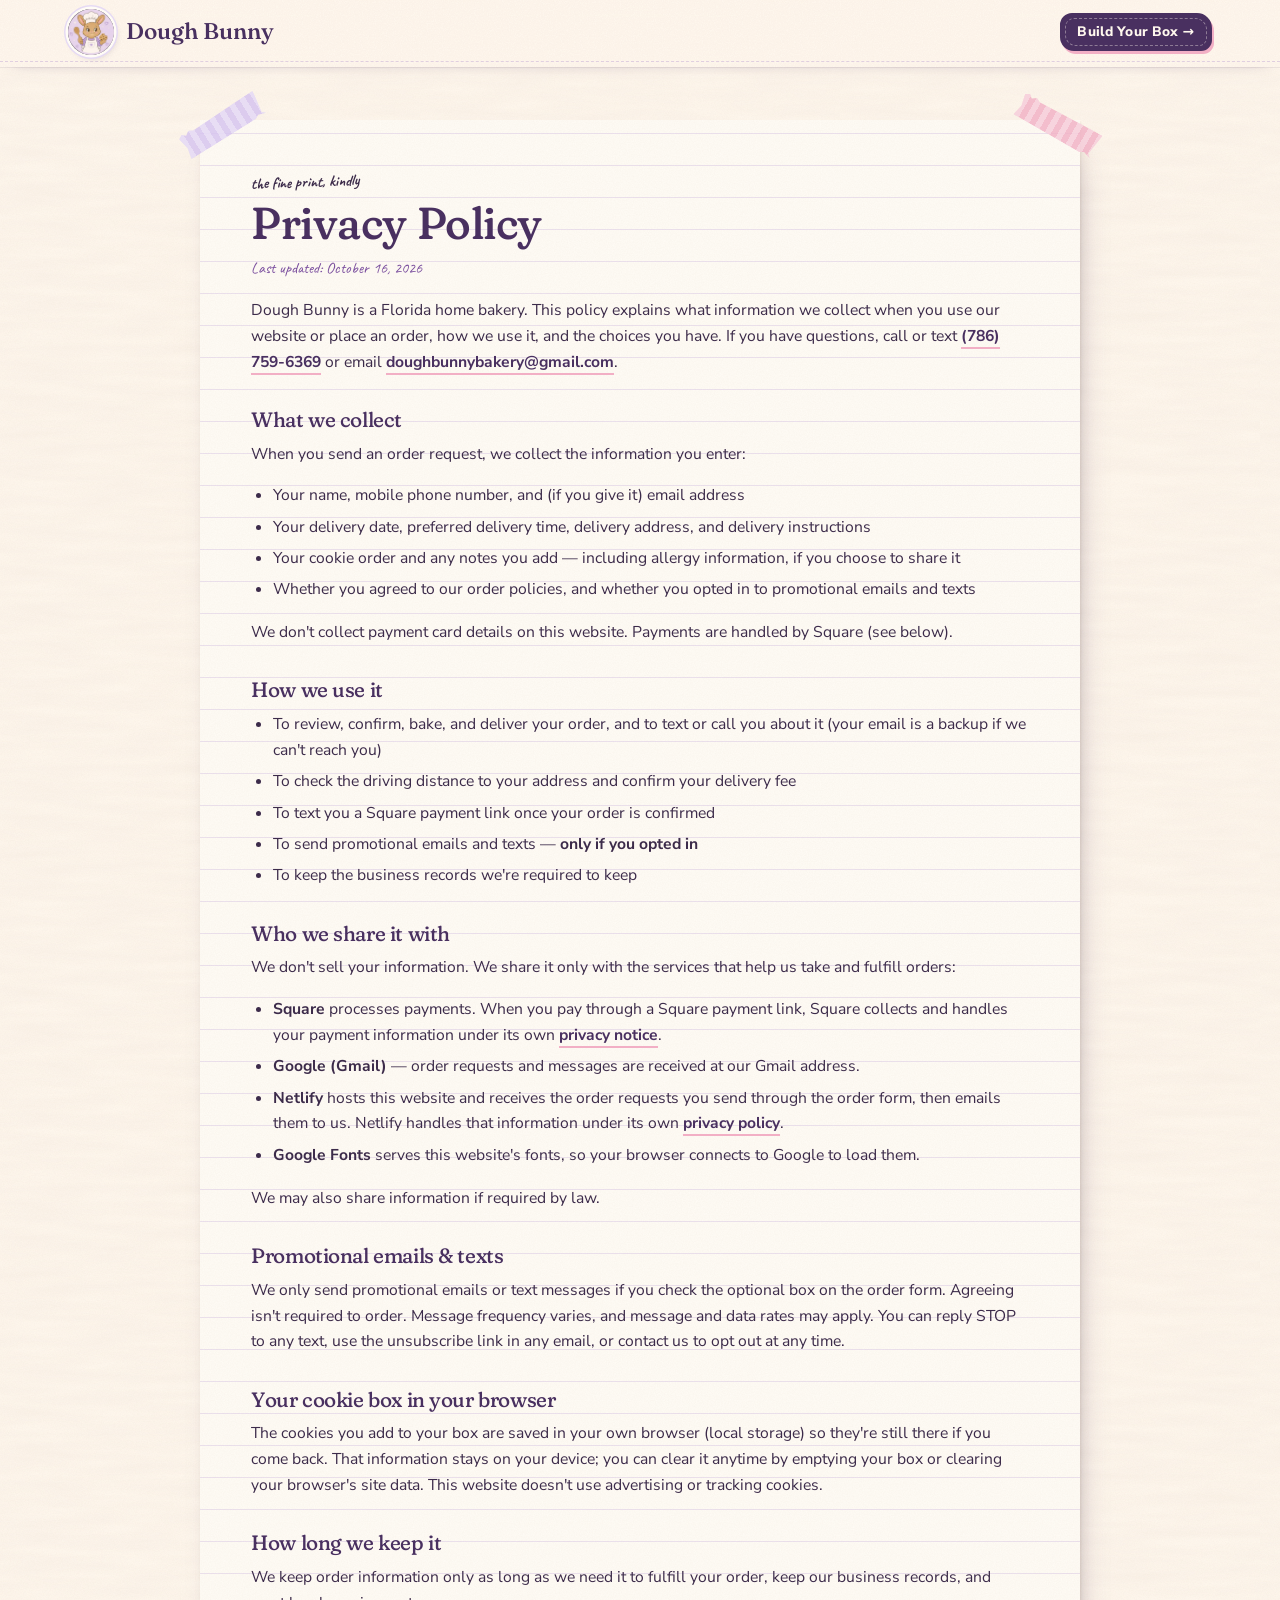
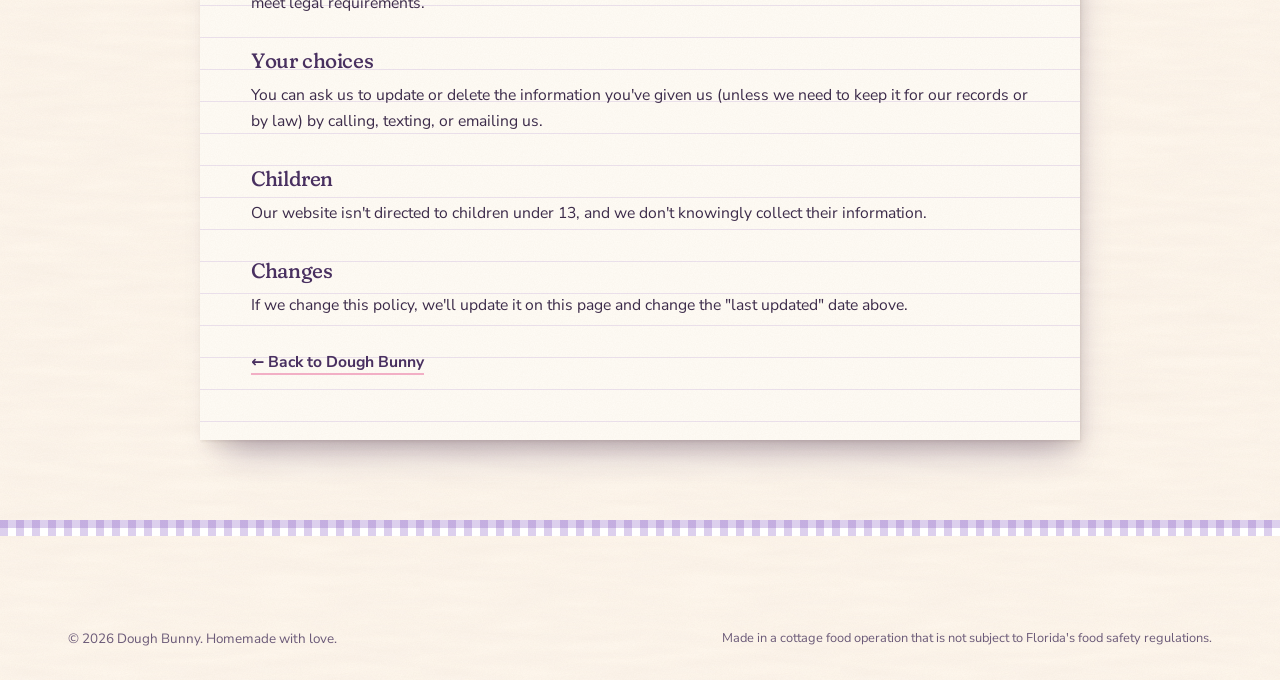
<file: privacy.html>
<!DOCTYPE html>
<html lang="en">
<head>
<meta charset="UTF-8">
<meta name="viewport" content="width=device-width, initial-scale=1.0">
<title>Privacy Policy — Dough Bunny</title>
<meta name="description" content="How Dough Bunny collects, uses, and protects the information you share when you order cookies.">
<meta name="theme-color" content="#FFF8EE">
<link rel="icon" href="assets/images/favicon-64.png" type="image/png">
<link rel="preconnect" href="https://fonts.googleapis.com">
<link rel="preconnect" href="https://fonts.gstatic.com" crossorigin>
<link href="https://fonts.googleapis.com/css2?family=Caveat:wght@500;600;700&family=Fraunces:ital,opsz,wght,SOFT@0,9..144,300..700,100;1,9..144,300..700,100&family=Nunito+Sans:ital,opsz,wght@0,6..12,400..800;1,6..12,400&display=swap" rel="stylesheet">
<link rel="stylesheet" href="css/style.css">
</head>
<body class="legal-page">

<a class="skip-link" href="#main">Skip to content</a>

<header class="site-header scrolled">
  <div class="container header-inner">
    <a href="index.html" class="brand" aria-label="Dough Bunny home">
      <img src="assets/images/logo.jpg" alt="" class="brand-logo" width="779" height="778">
      <span class="brand-name">Dough Bunny</span>
    </a>
    <a href="index.html#build" class="btn btn-small btn-primary">Build Your Box →</a>
  </div>
</header>

<main id="main" class="legal-main paper">
  <div class="container">
    <article class="policy-card legal-card">
      <span class="tape tape--tl" aria-hidden="true"></span>
      <span class="tape tape--tr tape--pink" aria-hidden="true"></span>
      <p class="hand-label">the fine print, kindly</p>
      <h1>Privacy Policy</h1>
      <p class="legal-updated">Last updated: October 16, 2026</p>

      <p>Dough Bunny is a Florida home bakery. This policy explains what information we collect when you use our website or place an order, how we use it, and the choices you have. If you have questions, call or text <a href="tel:+17867596369">(786) 759-6369</a> or email <a href="mailto:doughbunnybakery@gmail.com">doughbunnybakery@gmail.com</a>.</p>

      <h2>What we collect</h2>
      <p>When you send an order request, we collect the information you enter:</p>
      <ul>
        <li>Your name, mobile phone number, and (if you give it) email address</li>
        <li>Your delivery date, preferred delivery time, delivery address, and delivery instructions</li>
        <li>Your cookie order and any notes you add — including allergy information, if you choose to share it</li>
        <li>Whether you agreed to our order policies, and whether you opted in to promotional emails and texts</li>
      </ul>
      <p>We don't collect payment card details on this website. Payments are handled by Square (see below).</p>

      <h2>How we use it</h2>
      <ul>
        <li>To review, confirm, bake, and deliver your order, and to text or call you about it (your email is a backup if we can't reach you)</li>
        <li>To check the driving distance to your address and confirm your delivery fee</li>
        <li>To text you a Square payment link once your order is confirmed</li>
        <li>To send promotional emails and texts — <strong>only if you opted in</strong></li>
        <li>To keep the business records we're required to keep</li>
      </ul>

      <h2>Who we share it with</h2>
      <p>We don't sell your information. We share it only with the services that help us take and fulfill orders:</p>
      <ul>
        <li><strong>Square</strong> processes payments. When you pay through a Square payment link, Square collects and handles your payment information under its own <a href="https://squareup.com/us/en/legal/general/privacy" rel="noopener">privacy notice</a>.</li>
        <li><strong>Google (Gmail)</strong> — order requests and messages are received at our Gmail address.</li>
        <li><strong>Netlify</strong> hosts this website and receives the order requests you send through the order form, then emails them to us. Netlify handles that information under its own <a href="https://www.netlify.com/privacy/" rel="noopener">privacy policy</a>.</li>
        <li><strong>Google Fonts</strong> serves this website's fonts, so your browser connects to Google to load them.</li>
      </ul>
      <p>We may also share information if required by law.</p>

      <h2>Promotional emails &amp; texts</h2>
      <p>We only send promotional emails or text messages if you check the optional box on the order form. Agreeing isn't required to order. Message frequency varies, and message and data rates may apply. You can reply STOP to any text, use the unsubscribe link in any email, or contact us to opt out at any time.</p>

      <h2>Your cookie box in your browser</h2>
      <p>The cookies you add to your box are saved in your own browser (local storage) so they're still there if you come back. That information stays on your device; you can clear it anytime by emptying your box or clearing your browser's site data. This website doesn't use advertising or tracking cookies.</p>

      <h2>How long we keep it</h2>
      <p>We keep order information only as long as we need it to fulfill your order, keep our business records, and meet legal requirements.</p>

      <h2>Your choices</h2>
      <p>You can ask us to update or delete the information you've given us (unless we need to keep it for our records or by law) by calling, texting, or emailing us.</p>

      <h2>Children</h2>
      <p>Our website isn't directed to children under 13, and we don't knowingly collect their information.</p>

      <h2>Changes</h2>
      <p>If we change this policy, we'll update it on this page and change the "last updated" date above.</p>

      <p class="legal-back"><a href="index.html">← Back to Dough Bunny</a></p>
    </article>
  </div>
</main>

<footer class="site-footer paper">
  <div class="container footer-bottom">
    <p>&copy; 2026 Dough Bunny. Homemade with love.</p>
    <p class="legal">Made in a cottage food operation that is not subject to Florida's food safety regulations.</p>
  </div>
</footer>

</body>
</html>
</file>
<file: css/style.css>
/* ==========================================================================
   Dough Bunny — "homemade bakery scrapbook"
   Cozy recipe-card / scrapbook look built around the existing logo and
   bunny illustrations. Paper objects are tilted with the `rotate`
   property (per-element via --tilt), reveals use `translate`, so the two
   never fight over `transform`.
   ========================================================================== */

:root {
  /* palette */
  --cream: #FFF8EE;
  --paper: #FFFCF6;
  --kraft: #F6E7CD;
  --plum: #493060;
  --plum-deep: #3A254D;
  --lav: #8C62C4;          /* large text / accents only (4.3:1 on cream) */
  --lav-ink: #7A4E9E;      /* small lavender text (5.8:1 on cream) */
  --lav-soft: #E6DAF4;
  --lav-tint: #F4EEFA;
  --pink: #F2AFC5;
  --pink-deep: #D9829F;   /* icons, borders, decoration */
  --pink-ink: #B04E72;    /* pink text (4.1–4.9:1 on the site's papers) */
  --pink-soft: #FCE7EC;
  --butter: #F6D98B;
  --butter-soft: #FCEFC8;
  --cookie: #A86F4C;
  --cookie-ink: #8B5A3C;   /* small brown text */
  --ink: #3C2B4A;
  --muted: #6B5A78;
  --line: rgba(73, 48, 96, .14);

  /* textures */
  --grain: url("data:image/svg+xml,%3Csvg xmlns='http://www.w3.org/2000/svg' width='220' height='220'%3E%3Cfilter id='n'%3E%3CfeTurbulence type='fractalNoise' baseFrequency='.85' numOctaves='3' stitchTiles='stitch'/%3E%3CfeColorMatrix values='0 0 0 0 .45 0 0 0 0 .32 0 0 0 0 .22 0 0 0 .07 0'/%3E%3C/filter%3E%3Crect width='100%25' height='100%25' filter='url(%23n)'/%3E%3C/svg%3E");
  --fibers: url("data:image/svg+xml,%3Csvg xmlns='http://www.w3.org/2000/svg' width='420' height='420'%3E%3Cfilter id='f'%3E%3CfeTurbulence type='fractalNoise' baseFrequency='.012 .09' numOctaves='2' seed='3'/%3E%3CfeColorMatrix values='0 0 0 0 .55 0 0 0 0 .42 0 0 0 0 .3 0 0 0 .09 -.02'/%3E%3C/filter%3E%3Crect width='100%25' height='100%25' filter='url(%23f)'/%3E%3C/svg%3E");
  --speckles: radial-gradient(circle at 20% 30%, rgba(168,111,76,.10) 0 1px, transparent 1.5px),
              radial-gradient(circle at 70% 80%, rgba(168,111,76,.08) 0 1px, transparent 1.5px);
  --gingham:
    linear-gradient(90deg, rgba(140, 98, 196, .085) 50%, transparent 0),
    linear-gradient(rgba(140, 98, 196, .085) 50%, transparent 0);
  --gingham-strong:
    linear-gradient(90deg, rgba(140, 98, 196, .3) 50%, transparent 0),
    linear-gradient(rgba(140, 98, 196, .3) 50%, transparent 0);
  --lined: repeating-linear-gradient(180deg, transparent 0 31px, rgba(140, 98, 196, .17) 31px 32px);
  --strike: url("data:image/svg+xml,%3Csvg xmlns='http://www.w3.org/2000/svg' viewBox='0 0 200 12' preserveAspectRatio='none'%3E%3Cpath d='M2 7 C 40 3, 80 9, 120 5 S 180 4, 198 6' fill='none' stroke='%23C9607F' stroke-width='2.6' stroke-linecap='round'/%3E%3C/svg%3E");

  /* shadows: paper resting on a table, slightly off-axis */
  --shadow-paper: 1px 1px 1px rgba(80, 50, 30, .07), 2px 3px 5px rgba(80, 50, 30, .06), 4px 14px 22px -14px rgba(73, 48, 96, .35);
  --shadow-lift: 1px 2px 2px rgba(80, 50, 30, .07), 4px 10px 14px -4px rgba(80, 50, 30, .1), 8px 26px 34px -18px rgba(73, 48, 96, .4);

  --font-display: 'Fraunces', 'Iowan Old Style', Georgia, serif;
  --font-body: 'Nunito Sans', system-ui, -apple-system, 'Segoe UI', sans-serif;
  --font-hand: 'Caveat', 'Bradley Hand', 'Segoe Print', cursive;
  --ease: cubic-bezier(.2, .7, .2, 1);
  --torn: polygon(0% 100%, 0.0% 38%, 1.5% 56%, 2.8% 49%, 4.8% 23%, 7.0% 22%, 9.1% 24%, 10.4% 43%, 13.3% 27%, 14.9% 55%, 18.0% 52%, 20.0% 74%, 21.3% 67%, 23.1% 28%, 24.5% 37%, 27.4% 30%, 29.7% 55%, 31.7% 50%, 33.0% 23%, 34.6% 57%, 36.7% 37%, 39.0% 45%, 40.8% 64%, 43.4% 33%, 45.8% 49%, 48.7% 60%, 50.5% 74%, 52.0% 43%, 54.7% 28%, 56.8% 22%, 59.4% 62%, 61.7% 68%, 63.6% 58%, 65.9% 52%, 68.1% 66%, 71.1% 46%, 73.7% 23%, 76.3% 56%, 79.5% 65%, 81.2% 41%, 83.8% 21%, 85.9% 29%, 87.3% 23%, 90.1% 27%, 91.8% 42%, 94.7% 24%, 96.8% 50%, 99.8% 65%, 100% 45%, 100% 100%);
}

*, *::before, *::after { box-sizing: border-box; }
html { scroll-behavior: smooth; scroll-padding-top: 86px; }

body {
  margin: 0;
  font-family: var(--font-body);
  font-size: 1.0625rem;
  line-height: 1.65;
  color: var(--ink);
  background-color: var(--cream);
  background-image: var(--grain), var(--fibers);
  -webkit-font-smoothing: antialiased;
  overflow-x: hidden;
  overflow-x: clip;
}
body.nav-open { overflow: hidden; }

img, svg { max-width: 100%; display: block; }
img { height: auto; }
a { color: inherit; text-decoration: none; }
p { margin: 0 0 1em; }
ul, ol { margin: 0; padding: 0; list-style: none; }
button { font: inherit; }
::selection { background: var(--pink); color: var(--plum-deep); }
:focus-visible { outline: 3px solid var(--lav); outline-offset: 3px; border-radius: 6px; }

.sr-only { position: absolute; width: 1px; height: 1px; overflow: hidden; clip: rect(0 0 0 0); white-space: nowrap; }
.skip-link {
  position: absolute; left: 16px; top: -60px; z-index: 300;
  background: var(--plum); color: var(--cream); padding: 10px 18px; border-radius: 10px;
  transition: top .2s;
}
.skip-link:focus { top: 12px; }

.container { width: 100%; max-width: 1200px; margin: 0 auto; padding: 0 28px; }

/* ---------- Type ---------- */
h1, h2, h3, h4 {
  font-family: var(--font-display);
  font-optical-sizing: auto;
  font-variation-settings: 'SOFT' 100;
  color: var(--plum);
  margin: 0 0 .5em;
  line-height: 1.08;
  font-weight: 500;
  letter-spacing: -.01em;
}
h2 { font-size: clamp(2rem, 4vw, 3.2rem); font-weight: 450; letter-spacing: -.02em; }
h3 { font-size: 1.35rem; }

.script-accent {
  font-family: var(--font-hand);
  font-weight: 700;
  font-size: 1.22em;
  line-height: .9;
  color: var(--lav);
  letter-spacing: 0;
  display: inline-block;
  rotate: -2deg;
}

.hand-label {
  display: inline-flex; align-items: center; gap: .4em;
  font-family: var(--font-hand); font-size: 1.6rem; font-weight: 700; line-height: 1.1;
  color: var(--lav-ink);
  margin: 0 0 .5em;
  rotate: -2deg;
}
.hand-label .doodle { width: 18px; height: 18px; color: var(--butter); filter: drop-shadow(0 0 0 var(--cookie)); }

.card-hand { font-family: var(--font-hand); font-size: 1.4rem; font-weight: 700; line-height: 1.1; color: var(--pink-ink); margin: 0 0 .35em; }

.section-head { max-width: 680px; margin: 0 auto clamp(40px, 5vw, 60px); text-align: center; }
.section-lede { color: var(--muted); font-size: 1.1rem; max-width: 580px; margin: 0 auto; }
.section-lede em { font-style: normal; font-weight: 700; color: var(--plum); }
.lead { font-family: var(--font-display); font-size: 1.3rem; line-height: 1.45; color: var(--plum); }

/* ---------- Buttons (sticker-like, slightly imperfect) ---------- */
.btn {
  --bg: var(--plum); --fg: var(--cream); --edge: var(--plum); --pop: var(--pink);
  position: relative;
  display: inline-flex; align-items: center; justify-content: center; gap: .5em;
  padding: .95em 1.7em;
  border-radius: 12px 15px 11px 14px;
  font: 800 .95rem/1 var(--font-body); letter-spacing: .01em;
  background: var(--bg); color: var(--fg);
  border: 2px solid var(--edge);
  box-shadow: 3px 4px 0 var(--pop);
  cursor: pointer;
  white-space: nowrap;
  transition: translate .25s var(--ease), box-shadow .25s var(--ease), background .2s, color .2s, rotate .3s var(--ease);
}
.btn::before {
  content: ''; position: absolute; inset: 3px; border-radius: 9px 12px 8px 11px;
  border: 1.5px dashed rgba(255, 248, 238, .38); pointer-events: none;
}
.btn svg { width: 15px; height: 15px; color: var(--pink); flex-shrink: 0; }
.btn:hover { translate: -1px -2px; box-shadow: 5px 6px 0 var(--pop); rotate: -1deg; }
.btn:active { translate: 2px 2px; box-shadow: 1px 1px 0 var(--pop); }
.btn-arrow { transition: translate .3s var(--ease); }
.btn:hover .btn-arrow { translate: 4px 0; }
.btn-cream { --bg: var(--paper); --fg: var(--plum); --edge: var(--plum); --pop: var(--lav-soft); }
.btn-cream::before { border-color: var(--lav-soft); }
.btn-cream svg { color: var(--pink-deep); }
.btn-small { padding: .72em 1.15em; font-size: .86rem; box-shadow: 2px 3px 0 var(--pop); }
.btn-block { width: 100%; }

/* "Add a little love" toggles into a pink sticker once in the box */
.add-love { --bg: var(--paper); --fg: var(--plum); --edge: var(--plum); --pop: var(--pink); }
.add-love::before { border-color: var(--lav-soft); }
.add-love svg { color: var(--pink-deep); }
@keyframes pop { 0% { scale: .4; } 60% { scale: 1.35; } 100% { scale: 1; } }

/* ---------- Paper-object kit ---------- */
.tape {
  --rot: -4deg;
  position: absolute; z-index: 3; width: 88px; height: 26px;
  background:
    repeating-linear-gradient(90deg, rgba(255,255,255,.34) 0 6px, transparent 6px 12px),
    rgba(214, 196, 240, .82);
  box-shadow: 0 1px 2px rgba(73, 48, 96, .14);
  clip-path: polygon(0 10%, 5% 0, 9% 12%, 14% 0, 19% 9%, 100% 0, 96% 88%, 100% 100%, 91% 90%, 86% 100%, 0 100%, 3% 55%);
  transform: translateX(-50%) rotate(var(--rot));
  pointer-events: none;
}
.tape--pink { background: repeating-linear-gradient(90deg, rgba(255,255,255,.34) 0 6px, transparent 6px 12px), rgba(242, 175, 197, .8); }
.tape--butter { background: repeating-linear-gradient(45deg, rgba(255,255,255,.3) 0 5px, transparent 5px 10px), rgba(246, 217, 139, .85); }
.tape--top { top: -13px; left: 50%; }
.tape--tl { top: -8px; left: -22px; --rot: -32deg; transform: rotate(var(--rot)); }
.tape--tr { top: -8px; right: -22px; left: auto; --rot: 30deg; transform: rotate(var(--rot)); }
.tape--br { bottom: -6px; right: -22px; left: auto; top: auto; --rot: -28deg; transform: rotate(var(--rot)); }
.recipe-tile:nth-child(3n) .tape--top, .love-note:nth-child(2) .tape { --rot: 5deg; }
.recipe-tile:nth-child(4n+1) .tape--top { --rot: -7deg; }

.label-chip {
  display: inline-block;
  font: 800 .7rem/1 var(--font-body); letter-spacing: .12em; text-transform: uppercase;
  color: var(--plum); background: var(--lav-soft);
  padding: 6px 10px 5px; border-radius: 4px;
  border: 1.5px dashed rgba(73, 48, 96, .35);
}
.label-chip--butter { background: var(--butter); }
.label-chip--pink { background: var(--pink-soft); }

.stamp { color: var(--pink-deep); opacity: .85; mix-blend-mode: multiply; }

/* tilt / reveal / tape-settle */
.reveal, .polaroid, .tag, .kraft-tag { rotate: var(--tilt, 0deg); }
.reveal {
  opacity: 0; translate: 0 26px;
  transition: opacity .9s var(--ease), translate .9s var(--ease), rotate .9s var(--ease), box-shadow .4s var(--ease);
}
.reveal:not(.in-view) { rotate: calc(var(--tilt, 0deg) + 2deg); }
.reveal.in-view { opacity: 1; translate: 0 0; }
.reveal .tape { opacity: 0; scale: 1.25; transition: opacity .4s ease .45s, scale .5s var(--ease) .45s; }
.reveal.in-view .tape { opacity: 1; scale: 1; }

.fade-up { animation: fadeUp 1s var(--ease) both; animation-delay: var(--d, 0s); }
@keyframes fadeUp { from { opacity: 0; translate: 0 22px; } to { opacity: 1; translate: 0 0; } }

/* ---------- Section surfaces ("pages" of the scrapbook) ---------- */
.torn-top { position: relative; }
main > section, .site-footer { overflow-x: clip; }
.torn-top::before {
  content: ''; position: absolute; left: 0; right: 0; top: -21px; height: 22px; z-index: 2;
  background: inherit; background-position: 0 0;
  clip-path: var(--torn);
  pointer-events: none;
}
.paper { background-color: var(--cream); background-image: var(--grain), var(--fibers); }
.gingham-soft {
  background-color: var(--lav-tint);
  background-image: var(--grain), var(--gingham);
  background-size: 220px 220px, 34px 34px, 34px 34px;
}
.pink-paper { background-color: var(--pink-soft); background-image: var(--grain), var(--fibers); }
.notebook {
  background-color: #FDF3DF;
  background-image: var(--grain), radial-gradient(rgba(168, 111, 76, .2) 1.1px, transparent 1.4px);
  background-size: 220px 220px, 26px 26px;
}

/* ==========================================================================
   HEADER
   ========================================================================== */
.site-header { position: fixed; inset: 0 0 auto; z-index: 100; transition: background .35s, box-shadow .35s; }
.site-header.scrolled {
  background: rgba(255, 248, 238, .92) var(--grain);
  backdrop-filter: blur(10px); -webkit-backdrop-filter: blur(10px);
  box-shadow: 0 1px 0 rgba(73, 48, 96, .08), 0 8px 16px -14px rgba(73, 48, 96, .4);
}
.site-header.scrolled::after {
  content: ''; position: absolute; left: 0; right: 0; bottom: 5px;
  border-bottom: 1.5px dashed rgba(140, 98, 196, .25);
}
.header-inner { display: flex; align-items: center; justify-content: space-between; padding-top: 16px; padding-bottom: 16px; transition: padding .35s; }
.scrolled .header-inner { padding-top: 9px; padding-bottom: 12px; }

.brand { display: flex; align-items: center; gap: 12px; position: relative; z-index: 2; }
.brand-logo { width: 46px; height: 46px; border-radius: 50%; object-fit: cover; box-shadow: 0 0 0 2.5px var(--paper), 0 0 0 4px var(--lav-soft), 2px 3px 6px rgba(73,48,96,.2); transition: rotate .5s var(--ease); }
.brand:hover .brand-logo { rotate: -12deg; }
.brand-name { font-family: var(--font-display); font-size: 1.42rem; font-weight: 550; color: var(--plum); }

.main-nav { display: flex; align-items: center; gap: 30px; }
.main-nav a { position: relative; font-size: .95rem; font-weight: 700; color: var(--plum); padding: 6px 0; }
.main-nav a:not(.nav-cta)::after {
  content: ''; position: absolute; left: -2px; right: -2px; bottom: -3px; height: 7px;
  background: url("data:image/svg+xml,%3Csvg xmlns='http://www.w3.org/2000/svg' viewBox='0 0 100 8' preserveAspectRatio='none'%3E%3Cpath d='M2 5 C 20 1, 40 7, 60 4 S 90 2, 98 5' fill='none' stroke='%23F2AFC5' stroke-width='2.6' stroke-linecap='round'/%3E%3C/svg%3E") no-repeat center / 100% 100%;
  clip-path: inset(0 100% 0 0); transition: clip-path .45s var(--ease);
}
.main-nav a:not(.nav-cta):hover::after { clip-path: inset(0 0 0 0); }

/* bakery sticker CTA */
.main-nav .nav-cta {
  display: inline-flex; align-items: center; gap: 7px;
  padding: 10px 18px 10px 16px;
  background: var(--plum); color: var(--cream);
  border-radius: 10px 13px 9px 12px;
  box-shadow: 2px 3px 0 var(--pink);
  rotate: -3deg;
  transition: rotate .3s var(--ease), translate .3s var(--ease), box-shadow .3s var(--ease);
}
.main-nav .nav-cta::before { content: ''; position: absolute; inset: 3px; border-radius: 7px 10px 6px 9px; border: 1.5px dashed rgba(255, 248, 238, .4); }
.main-nav .nav-cta svg { width: 14px; height: 14px; color: var(--pink); }
.main-nav .nav-cta:hover { rotate: 0deg; translate: 0 -1px; box-shadow: 3px 5px 0 var(--pink); }

.nav-toggle {
  display: none; position: relative; z-index: 2;
  width: 48px; height: 48px; border-radius: 12px 14px 11px 13px;
  border: 2px solid var(--plum); background: var(--paper); cursor: pointer;
  box-shadow: 2px 3px 0 var(--pink);
}
.nav-toggle span { position: absolute; left: 12px; right: 12px; height: 2.4px; border-radius: 2px; background: var(--plum); transition: transform .35s var(--ease), top .35s var(--ease); }
.nav-toggle span:nth-child(1) { top: 17px; }
.nav-toggle span:nth-child(2) { top: 25px; right: 16px; }
.nav-toggle[aria-expanded="true"] span:nth-child(1) { top: 21px; transform: rotate(45deg); }
.nav-toggle[aria-expanded="true"] span:nth-child(2) { top: 21px; right: 12px; transform: rotate(-45deg); }

/* ==========================================================================
   HERO
   ========================================================================== */
.hero { position: relative; padding: 128px 0 110px; overflow: hidden; overflow: clip; }
.hero::after { /* warm glow behind the collage */
  content: ''; position: absolute; right: -10%; top: 5%; width: 60%; height: 90%; pointer-events: none;
  background: radial-gradient(closest-side, rgba(246, 217, 139, .28), rgba(242, 175, 197, .12) 60%, transparent);
}
.hero-inner { position: relative; z-index: 1; display: grid; grid-template-columns: 1fr 1fr; gap: clamp(40px, 5vw, 80px); align-items: center; }

.hero h1 { margin-bottom: .6em; }
.h1-serif { display: block; font-size: clamp(2.6rem, 5.2vw, 4.4rem); font-weight: 450; letter-spacing: -.03em; line-height: 1; }
.h1-script {
  position: relative; display: inline-block;
  font-family: var(--font-hand); font-weight: 700; letter-spacing: 0;
  font-size: clamp(3.4rem, 7vw, 6rem); line-height: 1; color: var(--lav);
  rotate: -3deg; margin: .02em 0 0 .1em;
}
.scribble-underline {
  position: absolute; left: 2%; right: 0; bottom: -.16em; width: 98%; height: .24em; overflow: visible;
  fill: none; stroke: var(--pink); stroke-width: 5; stroke-linecap: round;
  stroke-dasharray: 360; stroke-dashoffset: 360;
  animation: draw 1.4s var(--ease) .9s forwards;
}
@keyframes draw { to { stroke-dashoffset: 0; } }

.hero-lede { font-size: 1.14rem; color: var(--muted); max-width: 520px; margin-bottom: 2em; }
.hero-actions { display: flex; flex-wrap: wrap; gap: 16px; margin-bottom: 2.2em; }

.hero-ephemera { display: flex; align-items: center; gap: 22px; }
.stamp--hero { width: 108px; height: 108px; flex-shrink: 0; rotate: -12deg; }
.hero-promises { display: grid; gap: 2px; }
.hero-promises li { display: flex; align-items: center; gap: 8px; font-family: var(--font-hand); font-size: 1.45rem; font-weight: 600; color: var(--plum); line-height: 1.15; }
.hero-promises svg { width: 20px; height: 20px; color: var(--lav); flex-shrink: 0; }

/* collage */
.hero-collage { position: relative; aspect-ratio: 1; width: 100%; max-width: 540px; justify-self: center; }
.hero-plate {
  position: absolute; inset: 7%;
  border-radius: 50%;
  background-color: #fff;
  background-image: var(--gingham-strong);
  background-size: 26px 26px;
  box-shadow: 2px 4px 2px rgba(80,50,30,.06), 10px 30px 50px -24px rgba(73, 48, 96, .5);
  display: grid; place-items: center;
}
.hero-plate::before { content: ''; position: absolute; inset: 7%; border-radius: 50%; background: var(--paper); box-shadow: 0 0 0 6px rgba(255,255,255,.9), inset 0 0 0 10px var(--lav-tint); }
.hero-plate::after { content: ''; position: absolute; inset: calc(7% + 18px); border-radius: 50%; border: 2px dashed var(--lav-soft); }
.hero-logo { position: relative; z-index: 1; width: 82%; height: auto; filter: drop-shadow(0 12px 18px rgba(73, 48, 96, .16)); animation: bob 8s ease-in-out infinite; }
@keyframes bob { 0%, 100% { translate: 0 0; rotate: -1.5deg; } 50% { translate: 0 -7px; rotate: 1deg; } }

.c-bow { position: absolute; z-index: 4; width: 17%; left: 11%; top: 11%; rotate: -34deg; filter: drop-shadow(1px 4px 4px rgba(73, 48, 96, .22)); }
.c-item { position: absolute; z-index: 3; filter: drop-shadow(2px 6px 6px rgba(80, 50, 30, .2)); }
.c-rollingpin { width: 34%; left: -6%; bottom: 3%; rotate: -16deg; }
.c-spoon { width: 15%; right: 7%; top: 5%; rotate: 32deg; }
.c-butter { width: 21%; right: 3%; bottom: -1%; rotate: 7deg; }
.float-cookie { position: absolute; z-index: 3; }
.float-cookie svg { width: 100%; height: auto; }
.c-cookie-1 { width: 24%; right: -9%; top: 28%; animation: floaty 9s ease-in-out infinite; }
.c-cookie-2 { width: 15%; left: -1%; top: 17%; animation: floaty 10s ease-in-out -4s infinite; }
@keyframes floaty { 0%, 100% { translate: 0 0; rotate: 0deg; } 50% { translate: 0 -10px; rotate: 10deg; } }
.c-flour { position: absolute; z-index: 2; width: 26%; height: 18%; left: 16%; bottom: 10%; opacity: .95; }
.c-doodle { position: absolute; z-index: 2; }
.c-flower { width: 36px; height: 36px; color: var(--lav); right: 20%; top: 5%; rotate: 12deg; }
.c-heart { width: 28px; height: 28px; color: var(--pink-deep); left: 26%; top: 3%; rotate: -14deg; }
.c-star-1 { width: 22px; height: 22px; color: var(--butter); right: 4%; top: 22%; animation: twinkle 4s ease-in-out infinite; }
.c-star-2 { width: 16px; height: 16px; color: var(--lav); left: 44%; bottom: -2%; animation: twinkle 5s ease-in-out -2s infinite; }
@keyframes twinkle { 0%, 100% { opacity: .5; scale: .85; } 50% { opacity: 1; scale: 1.1; } }
.c-paw { position: absolute; z-index: 3; width: 9%; left: 36%; bottom: -5%; rotate: -24deg; opacity: .9; }

.c-card {
  position: absolute; z-index: 4; left: -16%; top: 45%; width: 150px;
  display: grid; gap: 1px;
  background: var(--lined), var(--paper); background-position: 0 6px;
  padding: 12px 14px 10px;
  box-shadow: var(--shadow-paper);
  border-top: 5px solid var(--pink);
  rotate: -7deg;
}
.c-card::before { content: ''; position: absolute; top: -12px; left: 50%; width: 54px; height: 18px; translate: -50% 0; rotate: 4deg; background: rgba(246, 217, 139, .85); }
.c-card-label { font: 800 .6rem/1.2 var(--font-body); letter-spacing: .14em; text-transform: uppercase; color: var(--cookie-ink); }
.c-card-name { font-family: var(--font-display); font-weight: 600; font-size: 1.02rem; color: var(--plum); line-height: 1.15; }
.c-card-note { font-family: var(--font-hand); font-size: 1.2rem; font-weight: 700; color: var(--pink-ink); line-height: 1; }

.c-note { position: absolute; z-index: 4; margin: 0; font-family: var(--font-hand); font-weight: 700; line-height: 1.02; color: var(--lav-ink); }
.c-note--kitchen { left: -15%; top: -3%; font-size: 1.65rem; rotate: -8deg; }
.c-note--kitchen .c-arrow { width: 70px; height: 46px; margin: 2px 0 0 76px; }
.c-note--oven { right: -14%; top: 56%; font-size: 1.45rem; rotate: 6deg; text-align: right; }
.c-arrow { color: var(--lav); }
.c-arrow--flip { width: 58px; height: 38px; margin: 0 0 2px auto; scale: -1 -1; }

/* ==========================================================================
   WHAT'S BAKING
   ========================================================================== */
.baking { padding: clamp(70px, 9vw, 110px) 0; }
.baking-grid { display: grid; grid-template-columns: .9fr 1.2fr; gap: clamp(28px, 4vw, 56px); align-items: center; }
.baking-intro h2 { font-size: clamp(1.9rem, 3.4vw, 2.7rem); }
.baking-intro > p:not(.hand-label):not(.hand-note) { color: var(--muted); }
.hand-note { display: flex; align-items: flex-end; gap: 8px; font-family: var(--font-hand); font-size: 1.55rem; font-weight: 700; color: var(--pink-ink); margin: 1.2em 0 0; rotate: -3deg; }
.hand-note-arrow { width: 64px; height: 42px; color: var(--pink-deep); rotate: -30deg; translate: 0 -8px; }

.spotlight {
  position: relative;
  display: grid; grid-template-columns: 44% 1fr; gap: 24px; align-items: center;
  background: var(--paper); background-image: var(--grain);
  padding: 30px 30px 30px 26px;
  border-radius: 4px;
  box-shadow: var(--shadow-lift);
}
.spotlight::after { content: ''; position: absolute; inset: 9px; border: 1.5px dashed var(--lav-soft); border-radius: 2px; pointer-events: none; }
.spotlight-art { position: relative; aspect-ratio: 1; }
.spotlight-art::before, .tile-art::before {
  content: ''; position: absolute; inset: 5%; border-radius: 50%;
  background-color: #fff; background-image: var(--gingham-strong); background-size: 16px 16px;
  box-shadow: 0 0 0 5px #fff, 1px 3px 8px rgba(80, 50, 30, .15);
}
.spotlight-art svg, .tile-art svg { position: relative; width: 100%; height: auto; transition: rotate .9s var(--ease), scale .9s var(--ease); }
.spotlight:hover .spotlight-art svg { rotate: 20deg; scale: 1.04; }
.spotlight-body { position: relative; z-index: 1; }
.spotlight-body h3 { font-size: 1.9rem; margin: .45em 0 .1em; }
.spotlight-body p:not(.card-hand) { color: var(--muted); font-size: .98rem; }


/* ==========================================================================
   COOKIES (recipe tiles)
   ========================================================================== */
.menu { padding: clamp(80px, 10vw, 120px) 0; }
.cookie-grid { display: grid; grid-template-columns: repeat(4, minmax(0, 1fr)); gap: 36px 26px; }

.recipe-tile {
  position: relative; display: flex; flex-direction: column;
  background: var(--paper); background-image: var(--grain);
  padding: 22px 22px 22px;
  border-radius: 3px;
  border-top: 7px solid var(--lav-soft);
  box-shadow: var(--shadow-paper);
}
.recipe-tile:nth-child(3n+2) { border-top-color: var(--pink); }
.recipe-tile:nth-child(3n) { border-top-color: var(--butter); }
.recipe-tile.in-view:hover, .mix-note.in-view:hover, .spotlight.in-view:hover { rotate: 0deg; translate: 0 -6px; box-shadow: var(--shadow-lift); }
.recipe-tile .label-chip { position: absolute; top: 18px; right: -8px; z-index: 2; rotate: 6deg; box-shadow: 1px 2px 3px rgba(80,50,30,.15); }

.tile-art { position: relative; width: 70%; aspect-ratio: 1; margin: 8px auto 18px; }
.recipe-tile:hover .tile-art svg { rotate: 22deg; scale: 1.05; }

.recipe-tile h3 { font-size: 1.22rem; font-weight: 650; text-transform: uppercase; letter-spacing: .06em; margin-bottom: .2em; line-height: 1.2; }
.tile-notes { font-size: .7rem; font-weight: 800; letter-spacing: .1em; text-transform: uppercase; color: var(--cookie-ink); margin-bottom: .35em; }
.tile-allergens { position: relative; margin: 0 0 14px; padding-left: 16px; font-size: .78rem; color: var(--muted); }
.tile-allergens::before { content: ''; position: absolute; left: 0; top: .45em; width: 9px; height: 9px; border-radius: 50%; border: 2px solid var(--pink-deep); }
.tile-desc {
  font-size: .92rem; line-height: 1.6; color: var(--muted); margin-bottom: 12px;
  background: var(--lined); background-size: 100% 1.6em; background-position: 0 1.5em;
  line-height: 1.6em;
}
.tile-foot { display: grid; gap: 12px; margin-top: auto; padding-top: 12px; border-top: 1.5px dashed var(--line); }
.price { margin: 0; font-family: var(--font-display); font-size: 1.3rem; font-weight: 550; color: var(--plum); }
.price small { font-family: var(--font-body); font-size: .8rem; font-weight: 600; color: var(--muted); margin-left: 4px; }
.tile-foot .add-love, .tile-foot .stepper { width: 100%; }

.mix-note {
  position: relative; display: flex; flex-direction: column; align-items: center; justify-content: center; text-align: center;
  background: linear-gradient(180deg, #FDF0C4, var(--butter-soft)); background-image: var(--grain), linear-gradient(180deg, #FDF0C4, #FBE7A9);
  padding: 34px 24px 28px;
  box-shadow: var(--shadow-paper);
}
.mix-note img { width: 120px; margin-bottom: 10px; transition: rotate .6s var(--ease); }
.mix-note:hover img { rotate: -8deg; }
.mix-note h3 { font-family: var(--font-hand); font-size: 2.3rem; font-weight: 700; line-height: 1; }
.mix-note p { color: var(--ink); font-size: .95rem; margin-bottom: 1.2em; }

.menu-footnotes { display: grid; justify-items: center; gap: 26px; margin-top: 46px; }
.price-note { font-family: var(--font-hand); font-size: 1.4rem; font-weight: 600; color: var(--lav-ink); margin: 0; rotate: -1.5deg; }
.cottage-notice {
  position: relative; max-width: 820px; padding: 24px 28px 20px;
  background: var(--paper); background-image: var(--grain);
  box-shadow: var(--shadow-paper);
  font-size: .9rem; color: var(--muted);
  rotate: .5deg;
}
.cottage-notice strong { display: block; color: var(--plum); font-size: .76rem; letter-spacing: .14em; text-transform: uppercase; margin-bottom: 6px; }
.cottage-notice p { margin: 0; }

/* ==========================================================================
   MADE BY HAND
   ========================================================================== */
.recipe { padding: clamp(80px, 10vw, 120px) 0 clamp(90px, 11vw, 130px); }
.recipe-grid { display: grid; grid-template-columns: 1fr 300px; gap: 44px; align-items: start; max-width: 1060px; margin: 0 auto; }

.recipe-card {
  position: relative;
  background-color: var(--paper);
  background-image: var(--lined), var(--grain);
  background-position: 0 124px, 0 0;
  padding: 0 clamp(24px, 4vw, 48px) clamp(28px, 4vw, 42px) clamp(44px, 6vw, 72px);
  border-radius: 3px;
  box-shadow: var(--shadow-lift);
}
.recipe-card::before { /* red-pink margin line of an index card */
  content: ''; position: absolute; top: 0; bottom: 0; left: clamp(28px, 4vw, 48px); border-left: 2px solid rgba(242, 175, 197, .9);
}
.recipe-card::after { /* punched holes */
  content: ''; position: absolute; left: 10px; top: 30%; width: 11px; height: 11px; border-radius: 50%;
  background: var(--pink-soft); box-shadow: inset 1px 1px 2px rgba(80,50,30,.25), 0 90px 0 0 var(--pink-soft), inset 0 0 0 0 transparent;
}
.recipe-card-top { display: flex; align-items: baseline; gap: 10px; flex-wrap: wrap; padding: 30px 0 10px; margin-bottom: 18px; border-bottom: 2px solid var(--pink); }
.recipe-card-top span { font-size: .72rem; font-weight: 800; letter-spacing: .16em; text-transform: uppercase; color: var(--muted); }
.recipe-card-top strong { font-family: var(--font-hand); font-size: 2.1rem; line-height: 1; color: var(--lav); }
.recipe-card-top .recipe-serves { margin-left: auto; font-family: var(--font-hand); font-size: 1.25rem; font-weight: 600; letter-spacing: 0; text-transform: none; color: var(--cookie-ink); }
.recipe-card h3 { font-size: clamp(1.55rem, 2.6vw, 2.05rem); margin-bottom: .6em; }
.recipe-card h4 { font-family: var(--font-body); font-size: .74rem; font-weight: 800; letter-spacing: .18em; text-transform: uppercase; color: var(--lav-ink); margin-bottom: .6em; }
.recipe-cols { display: grid; grid-template-columns: 1fr 1fr; gap: 36px; }
.recipe-list li, .recipe-steps li { font-family: var(--font-hand); font-size: 1.5rem; font-weight: 600; line-height: 1.1; color: var(--ink); }
.recipe-list li { display: flex; align-items: center; gap: 12px; min-height: 36px; margin-bottom: 7px; }
.recipe-list img { width: 34px; height: 34px; object-fit: contain; flex-shrink: 0; transition: rotate .5s var(--ease), scale .5s var(--ease); }
.recipe-list li:hover img { rotate: -12deg; scale: 1.15; }
.recipe-love { color: var(--lav) !important; }
.recipe-love svg { width: 28px; height: 28px; margin: 0 3px; color: var(--pink-deep); }
.recipe-steps { counter-reset: step; }
.recipe-steps li { counter-increment: step; position: relative; padding-left: 34px; margin-bottom: 9px; }
.recipe-steps li::before {
  content: counter(step); position: absolute; left: 0; top: 2px; width: 24px; height: 24px;
  display: grid; place-items: center; border-radius: 50%;
  border: 1.8px solid var(--pink-deep); color: var(--plum); font: 800 .78rem var(--font-body);
  rotate: -8deg;
}
.recipe-margin-note {
  position: absolute; right: 22px; bottom: -34px; margin: 0;
  font-family: var(--font-hand); font-size: 1.4rem; font-weight: 700; line-height: 1; color: var(--pink-ink);
  background: var(--paper); padding: 8px 12px; rotate: 4deg; box-shadow: var(--shadow-paper);
}

.sticky-note {
  position: relative;
  background: linear-gradient(170deg, #FDEFB9, #F9DF8F);
  padding: 40px 26px 26px 28px;
  box-shadow: 2px 3px 3px rgba(80, 50, 30, .1), 6px 20px 24px -14px rgba(80, 50, 30, .4);
  margin-top: 36px;
}
.sticky-note::after { /* curled corner */
  content: ''; position: absolute; right: 0; bottom: 0; width: 34px; height: 34px;
  background: linear-gradient(315deg, var(--pink-soft) 45%, #E9C66E 50%, #F5D98A 70%);
  box-shadow: -2px -2px 3px rgba(80,50,30,.08);
}
.sticky-note h3 { font-family: var(--font-hand); font-size: 1.85rem; font-weight: 700; line-height: 1.05; margin-bottom: .55em; }
.sticky-note li { font-family: var(--font-hand); font-size: 1.5rem; line-height: 1.25; color: var(--ink); padding: 2px 0; }
.sticky-note li span { background: var(--strike) no-repeat 0 55% / 100% 12px; padding: 0 3px; }
.sticky-note li:nth-child(even) span { background-position: 0 62%; }
.sticky-note > p { display: flex; align-items: center; justify-content: flex-end; gap: 6px; font-family: var(--font-hand); font-size: 1.5rem; font-weight: 700; color: var(--lav-ink); margin: 12px 0 0; }
.sticky-note > p svg { width: 20px; height: 20px; color: var(--pink-deep); }

.polaroid-row { display: grid; grid-template-columns: repeat(4, 1fr); gap: 0 10px; max-width: 1040px; margin: clamp(70px, 8vw, 100px) auto 0; }
.polaroid {
  position: relative; margin: 0;
  background: #fff; padding: 12px 12px 14px;
  box-shadow: var(--shadow-paper);
  transition: rotate .5s var(--ease), translate .5s var(--ease), box-shadow .5s var(--ease), opacity .9s var(--ease);
}
.polaroid img { width: 100%; aspect-ratio: 1; object-fit: contain; background: linear-gradient(180deg, var(--lav-tint), var(--pink-soft)); }
.polaroid figcaption { font-family: var(--font-hand); font-size: 1.4rem; font-weight: 700; color: var(--plum); text-align: center; margin-top: 8px; line-height: 1.1; }
.polaroid-row .polaroid:nth-child(even) { translate: 0 22px; }
.polaroid-row .polaroid.in-view:nth-child(even) { translate: 0 22px; }
.polaroid-row .polaroid:hover { rotate: 0deg; z-index: 2; box-shadow: var(--shadow-lift); }

/* ==========================================================================
   OUR KITCHEN + LOVE NOTES
   ========================================================================== */
.kitchen { padding: clamp(80px, 10vw, 120px) 0; }
.kitchen-grid { display: grid; grid-template-columns: .9fr 1.1fr; gap: clamp(40px, 6vw, 90px); align-items: center; }
.kitchen-photos { position: relative; padding: 16px 70px 90px 0; max-width: 500px; }
.polaroid--big { max-width: 370px; }
.polaroid--small { position: absolute; right: -44px; bottom: -24px; width: 42%; }
.kitchen-heart { position: absolute; width: 46px; height: 46px; left: -18px; bottom: 40px; color: var(--pink-deep); rotate: -16deg; }

.letter {
  position: relative;
  background-color: var(--paper);
  background-image: var(--lined), var(--grain);
  background-position: 0 14px, 0 0;
  padding: clamp(34px, 4vw, 52px) clamp(26px, 4vw, 50px) clamp(28px, 4vw, 44px) clamp(46px, 5.5vw, 74px);
  border-radius: 3px;
  box-shadow: var(--shadow-lift);
}
.letter::before { content: ''; position: absolute; top: 0; bottom: 0; left: clamp(28px, 3.4vw, 46px); border-left: 2px solid rgba(242, 175, 197, .9); }
.letter p:not(.lead):not(.hand-label):not(.signature) { color: var(--muted); }
.signature { display: flex; align-items: flex-end; gap: 8px; font-family: var(--font-hand); font-size: 2.1rem; font-weight: 700; line-height: 1.05; color: var(--lav); margin: 1.1em 0 0; rotate: -3deg; transform-origin: left; }
.signature svg { width: 26px; height: 26px; color: var(--pink-deep); margin-bottom: 6px; }

.notes-head { text-align: center; margin: clamp(70px, 8vw, 100px) 0 44px; }
.notes-head h3 { font-size: clamp(1.7rem, 3vw, 2.3rem); font-weight: 450; }
.notes-head span { display: block; font-family: var(--font-hand); font-size: 1.2em; font-weight: 700; color: var(--lav); rotate: -2deg; }
.note-grid { display: grid; grid-template-columns: repeat(3, 1fr); gap: clamp(24px, 3vw, 40px); max-width: 1080px; margin: 0 auto; }
.love-note {
  position: relative; margin: 0;
  background-color: var(--paper); background-image: var(--lined), var(--grain); background-position: 0 10px, 0 0;
  padding: 38px 28px 24px;
  box-shadow: var(--shadow-paper);
}
.love-note--pink { background-color: #FFF4F6; translate: 0 16px; }
.love-note.love-note--pink.in-view { translate: 0 16px; }
.love-note blockquote { margin: 0 0 14px; font-family: var(--font-hand); font-size: 1.62rem; font-weight: 500; line-height: 1.18; color: var(--ink); }
.love-note figcaption { font-family: var(--font-hand); font-size: 1.45rem; font-weight: 700; color: var(--lav-ink); text-align: right; }
.love-note.in-view:hover { rotate: 0deg; }

/* ==========================================================================
   HOW TO ORDER + ORDER (deep purple page)
   ========================================================================== */
.order-zone {
  padding: clamp(84px, 10vw, 120px) 0 clamp(90px, 11vw, 130px);
  background-color: var(--plum);
  background-image: var(--grain), radial-gradient(60% 50% at 10% 0%, rgba(140, 98, 196, .35), transparent 70%), radial-gradient(50% 40% at 100% 100%, rgba(242, 175, 197, .14), transparent 70%);
  color: var(--lav-soft);
  overflow: hidden; overflow: clip;
}
.order-zone .torn-top::before, .order-zone::before { background-color: var(--plum); background-image: none; }
.order-zone > .container { position: relative; z-index: 1; }
.oz-sticker { position: absolute; z-index: 0; opacity: .9; filter: drop-shadow(2px 5px 5px rgba(0, 0, 0, .3)); pointer-events: none; }
.oz-whisk { width: 70px; left: 3%; top: 90px; rotate: -24deg; }
.oz-pin { width: 150px; right: 2%; top: 60px; rotate: 18deg; }
.oz-cookie { width: 86px; left: 4%; top: 46%; rotate: 12deg; }
.oz-mitt { width: 82px; right: 3%; bottom: 14%; rotate: -14deg; }
.oz-doodle { position: absolute; z-index: 0; pointer-events: none; }
.oz-star-1 { width: 20px; height: 20px; color: var(--butter); left: 16%; top: 150px; }
.oz-star-2 { width: 14px; height: 14px; color: var(--pink); right: 16%; top: 36%; }
.oz-heart { width: 30px; height: 30px; color: var(--pink); left: 8%; bottom: 10%; rotate: -12deg; }

.section-head--light h2 { color: var(--cream); }
.section-head--light .section-lede { color: var(--lav-soft); }
.order-zone .hand-label { color: var(--butter); }
.order-zone .script-accent { color: var(--pink); }

.steps { display: grid; grid-template-columns: repeat(3, 1fr); gap: clamp(22px, 3vw, 40px); max-width: 1000px; margin: 0 auto; }
.step {
  position: relative; text-align: center;
  background: var(--paper); background-image: var(--grain);
  padding: 26px 24px 26px;
  color: var(--ink);
  box-shadow: 2px 3px 2px rgba(0,0,0,.12), 6px 20px 28px -14px rgba(0, 0, 0, .5);
}
.step::after { content: ''; position: absolute; inset: 8px; border: 1.5px dashed var(--lav-soft); pointer-events: none; }
.step-num { display: block; font-family: var(--font-hand); font-size: 1.45rem; font-weight: 700; color: var(--pink-ink); rotate: -3deg; }
.step img { height: 84px; width: auto; margin: 6px auto 12px; transition: rotate .5s var(--ease); }
.step:hover img { rotate: -8deg; }
.step h3 { font-size: 1.35rem; margin-bottom: .3em; }
.step p { color: var(--muted); font-size: .95rem; margin: 0; }

.order-grid { display: grid; grid-template-columns: .85fr 1.15fr; gap: clamp(40px, 6vw, 90px); align-items: start; margin-top: clamp(80px, 9vw, 110px); scroll-margin-top: 90px; }
.order-copy h2 { color: var(--cream); }
.order-copy > p:not(.hand-label) { color: var(--lav-soft); max-width: 440px; }
.kraft-tag {
  position: relative; margin-top: 2em; max-width: 440px;
  background: var(--kraft); background-image: var(--grain);
  padding: 10px 26px 10px 44px;
  clip-path: polygon(22px 0, 100% 0, 100% 100%, 22px 100%, 0 50%);
  filter: drop-shadow(3px 5px 3px rgba(0, 0, 0, .3));
}
.kraft-tag::before { content: ''; position: absolute; left: 20px; top: 50%; width: 12px; height: 12px; margin-top: -6px; border-radius: 50%; background: var(--plum); box-shadow: inset 0 0 0 2px rgba(139, 90, 60, .5); }
.order-details li { display: flex; justify-content: space-between; gap: 14px; padding: 12px 0; border-bottom: 1.5px dashed rgba(139, 90, 60, .3); }
.order-details li:last-child { border-bottom: 0; }
.order-details span { font-size: .72rem; font-weight: 800; letter-spacing: .14em; text-transform: uppercase; color: var(--cookie-ink); padding-top: 4px; }
.order-details strong { font-weight: 700; color: var(--plum); text-align: right; }
.order-details a { border-bottom: 2px solid var(--pink); }
.order-hand { display: flex; align-items: flex-start; gap: 6px; margin: 34px 0 0 30px; font-family: var(--font-hand); font-size: 1.6rem; font-weight: 700; line-height: 1.05; color: var(--butter); rotate: -4deg; }
.order-hand svg { width: 70px; height: 46px; color: var(--pink); rotate: -12deg; translate: 0 14px; }

.order-form {
  position: relative;
  background-color: var(--paper); background-image: var(--grain);
  color: var(--ink);
  padding: clamp(40px, 4vw, 50px) clamp(24px, 4vw, 46px) clamp(26px, 4vw, 40px);
  border-radius: 4px;
  box-shadow: 3px 4px 3px rgba(0,0,0,.14), 10px 34px 50px -22px rgba(0, 0, 0, .6);
}
.order-form::after { content: ''; position: absolute; inset: 10px; border: 1.5px dashed var(--lav-soft); pointer-events: none; }
.form-title { display: flex; align-items: center; justify-content: center; gap: 8px; font-family: var(--font-hand); font-size: 2.3rem; font-weight: 700; line-height: 1; color: var(--lav); text-align: center; margin-bottom: 22px; rotate: -1.5deg; }
.form-title svg { width: 22px; height: 22px; color: var(--pink-deep); }
.field-row { display: grid; grid-template-columns: 1fr 1fr; gap: 16px; }
.field { display: block; margin: 0 0 18px; border: 0; padding: 0; min-width: 0; position: relative; z-index: 1; }
.field > span, .field legend { display: block; font-size: .75rem; font-weight: 800; letter-spacing: .12em; text-transform: uppercase; color: var(--plum); margin-bottom: 7px; padding: 0; }
.field em { font-style: normal; text-transform: none; letter-spacing: 0; color: var(--muted); font-weight: 600; }
.field input, .field select, .field textarea {
  width: 100%; font: 600 1rem var(--font-body); color: var(--ink);
  background: var(--cream); border: 1.5px solid var(--lav-soft); border-radius: 8px 10px 9px 8px;
  padding: 13px 15px; transition: border-color .25s, background .25s, box-shadow .25s;
  appearance: none; -webkit-appearance: none;
}
.field select {
  background-image: url("data:image/svg+xml,%3Csvg xmlns='http://www.w3.org/2000/svg' width='12' height='8'%3E%3Cpath d='M1 1l5 5 5-5' stroke='%23493060' stroke-width='1.8' fill='none' stroke-linecap='round'/%3E%3C/svg%3E");
  background-repeat: no-repeat; background-position: right 15px center; padding-right: 40px;
}
.field textarea { resize: vertical; min-height: 92px; }
.field input:focus, .field select:focus, .field textarea:focus { outline: none; border-color: var(--lav); background: #fff; box-shadow: 0 0 0 4px var(--lav-tint); }
.field input[aria-invalid="true"] { border-color: #C0506E; }

.order-form .btn { margin-top: 6px; padding: 1.1em 2em; font-size: 1rem; position: relative; z-index: 1; }
.form-note { position: relative; z-index: 1; margin: 14px 0 0; min-height: 1.4em; text-align: center; font-family: var(--font-hand); font-size: 1.5rem; font-weight: 700; line-height: 1.1; color: var(--lav-ink); }
.form-note.is-error { color: #A83A5A; }

/* ==========================================================================
   FOOTER
   ========================================================================== */
.site-footer { position: relative; padding: 84px 0 30px; }
.site-footer::before { content: ''; position: absolute; top: 0; left: 0; right: 0; height: 16px; background-color: #fff; background-image: var(--gingham-strong); background-size: 16px 16px; }
.footer-inner { position: relative; display: grid; grid-template-columns: 1.5fr 1fr 1fr; gap: 44px; padding-bottom: 44px; border-bottom: 1.5px dashed var(--line); }
.footer-brand { display: flex; align-items: center; gap: 22px; }
.footer-logo { width: 150px; height: auto; flex-shrink: 0; }
.footer-brand p { color: var(--muted); max-width: 260px; margin: 0; font-size: .95rem; }
.footer-script { font-family: var(--font-hand); font-size: 1.75rem !important; font-weight: 700; color: var(--lav) !important; margin-top: 6px !important; rotate: -2deg; transform-origin: left; }
.footer-col { display: flex; flex-direction: column; gap: 9px; }
.footer-col h4 { font-family: var(--font-hand); font-size: 1.7rem; font-weight: 700; color: var(--lav-ink); margin-bottom: 2px; }
.footer-col a { color: var(--plum); font-weight: 600; width: fit-content; background: linear-gradient(var(--pink), var(--pink)) no-repeat 0 100% / 0 2px; transition: background-size .35s var(--ease); }
.footer-col a:hover { background-size: 100% 2px; }
.stamp--footer { position: absolute; right: -10px; top: -30px; width: 116px; height: 116px; rotate: 14deg; opacity: .6; }
.footer-bottom { display: flex; justify-content: space-between; gap: 18px; flex-wrap: wrap; padding-top: 24px; font-size: .84rem; color: var(--muted); }
.footer-bottom p { margin: 0; }

/* floating "your box" sticker */
.box-pill {
  position: fixed; right: 20px; bottom: 20px; z-index: 90;
  display: inline-flex; align-items: center; gap: 10px;
  padding: 10px 18px 10px 10px;
  background: var(--plum); color: var(--cream);
  font-weight: 800; font-size: .92rem;
  border-radius: 12px 15px 11px 14px;
  box-shadow: 3px 4px 0 var(--pink), 0 12px 24px -10px rgba(0,0,0,.4);
  rotate: -2deg;
  animation: settle .5s var(--ease);
  transition: rotate .3s var(--ease);
}
.box-pill:hover { rotate: 0deg; }
.box-pill[hidden] { display: none; }
.box-pill img { width: 34px; height: 34px; }
@keyframes settle { from { opacity: 0; translate: 0 20px; rotate: 6deg; } }


/* ==========================================================================
   BUILD YOUR BOX — steppers, card states, form builder, summary panel
   ========================================================================== */
.box-control { display: grid; gap: 6px; justify-items: stretch; }
.box-control [hidden] { display: none !important; }
.spotlight .box-control { justify-items: start; }

.stepper {
  display: inline-grid; grid-template-columns: 44px minmax(44px, 1fr) 44px; align-items: center;
  background: var(--paper);
  border: 2px solid var(--plum);
  border-radius: 12px 15px 11px 14px;
  box-shadow: 2px 3px 0 var(--pink);
  padding: 3px;
  animation: pop-in .35s var(--ease);
}
@keyframes pop-in { from { scale: .92; opacity: .4; } }
.step-btn {
  width: 44px; height: 40px; display: grid; place-items: center;
  border: 0; border-radius: 9px 11px 8px 10px;
  background: var(--lav-tint); color: var(--plum);
  font: 800 1.35rem/1 var(--font-body);
  cursor: pointer;
  transition: background .2s, color .2s, scale .15s var(--ease);
}
.step-btn:hover:not(:disabled) { background: var(--pink); }
.step-btn:active:not(:disabled) { scale: .9; }
.step-btn:disabled { opacity: .35; cursor: not-allowed; }
.step-btn--add { background: var(--plum); color: var(--cream); }
.step-btn--add:hover:not(:disabled) { background: var(--lav); color: #fff; }
.step-count { text-align: center; font-family: var(--font-display); font-weight: 600; font-size: 1.35rem; color: var(--plum); line-height: 1; }
.qty-num { display: inline-block; min-width: 1.4ch; }
.stepper--sm { grid-template-columns: 36px 40px 36px; box-shadow: 2px 2px 0 var(--pink); border-width: 1.5px; }
.stepper--sm .step-btn { width: 36px; height: 34px; font-size: 1.15rem; }
.stepper--sm .step-count { font-size: 1.15rem; }

.added-note {
  display: none; align-items: center; justify-content: center; gap: 5px; margin: 2px 0 0;
  font-family: var(--font-hand); font-size: 1.25rem; font-weight: 700; line-height: 1; color: var(--pink-ink);
  rotate: -2deg;
}
.added-note svg { width: 13px; height: 13px; }
.box-control.has-qty .added-note { display: flex; }
.spotlight .added-note { justify-content: flex-start; }

/* a card with cookies in the box gets a little "in the box" glow + heart sticker */
.recipe-tile.in-box, .spotlight.in-box { box-shadow: var(--shadow-paper), 0 0 0 2.5px var(--pink); }
.recipe-tile.in-box::after, .spotlight.in-box .spotlight-art::after {
  content: '♥'; position: absolute; z-index: 3;
  display: grid; place-items: center; width: 30px; height: 30px; border-radius: 50%;
  background: var(--pink); color: var(--plum); font-size: .95rem;
  box-shadow: 1px 2px 0 var(--plum);
  animation: pop .45s var(--ease);
}
.recipe-tile.in-box::after { top: 12px; left: 12px; rotate: -12deg; }
.spotlight.in-box .spotlight-art::after { top: 2%; left: 4%; }
@keyframes pop { 0% { scale: .4; } 60% { scale: 1.25; } 100% { scale: 1; } }

/* order form builder */
.builder-hint { font-size: .9rem; color: var(--muted); margin: 0 0 10px; }
.builder-list {
  display: grid; grid-template-columns: 1fr; gap: 0;
  background: var(--cream); background-position: 0 -1px;
  border: 1.5px dashed var(--lav-soft); border-radius: 8px; padding: 6px 14px;
}
.builder-row { display: flex; align-items: center; justify-content: space-between; gap: 10px; padding: 7px 0; border-bottom: 1px dashed var(--line); }
.builder-row:last-child { border-bottom: 0; }
.builder-name { font-weight: 700; font-size: .95rem; color: var(--muted); transition: color .2s; }
.builder-row.has-qty .builder-name { color: var(--plum); }
.builder-row.has-qty .builder-name::before { content: '♥ '; color: var(--pink-deep); }
.builder-total { display: flex; flex-wrap: wrap; align-items: baseline; justify-content: space-between; gap: 4px 16px; margin-top: 12px; }
.builder-total p { margin: 0; }
#boxTotal strong { font-family: var(--font-display); font-size: 1.2rem; color: var(--plum); }
#boxTotal span { color: var(--muted); font-weight: 600; font-size: .92rem; }
.builder-min { font-family: var(--font-hand); font-size: 1.4rem; font-weight: 700; color: var(--pink-ink); line-height: 1.1; }
.builder-min.is-ok { color: var(--lav-ink); }
.builder-event { align-self: end; font-size: .88rem; color: var(--muted); margin-bottom: 20px !important; }
.btn:disabled { opacity: .55; cursor: not-allowed; translate: 0 0 !important; rotate: 0deg !important; box-shadow: 2px 2px 0 var(--lav-soft) !important; }

.order-receipt { margin: 10px auto 0; padding: 12px 18px; max-width: 320px; text-align: left; background: var(--lav-tint); border-radius: 6px; font-family: var(--font-body); font-size: .95rem; font-weight: 700; color: var(--plum); }
.order-receipt li { padding: 2px 0; }
.order-receipt-total { margin-top: 6px; padding-top: 6px !important; border-top: 1.5px dashed var(--lav-soft); color: var(--lav-ink); }

/* floating sticker states */
.box-pill { border: 0; cursor: pointer; font-family: var(--font-body); }
.box-pill.is-short { background: var(--paper); color: var(--plum); box-shadow: 3px 4px 0 var(--pink), inset 0 0 0 2px var(--plum), 0 12px 24px -10px rgba(0,0,0,.35); }
.box-pill.is-away { opacity: 0; pointer-events: none; translate: 0 16px; }
.box-pill { transition: rotate .3s var(--ease), opacity .3s, translate .3s var(--ease); }

/* summary panel (non-modal; quantities stay editable on the cards) */
.box-panel {
  position: fixed; right: 20px; bottom: 86px; z-index: 95;
  width: min(360px, calc(100vw - 24px));
  background-color: var(--paper); background-image: var(--lined), var(--grain); background-position: 0 70px, 0 0;
  padding: 28px 24px 22px;
  border-radius: 4px;
  box-shadow: 3px 4px 3px rgba(80,50,30,.1), 10px 30px 50px -20px rgba(73, 48, 96, .55);
  rotate: -1deg;
  animation: settle .4s var(--ease);
}
.box-panel[hidden] { display: none; }
.box-panel-close { position: absolute; top: 8px; right: 10px; width: 36px; height: 36px; border: 0; background: none; font-size: 1.6rem; line-height: 1; color: var(--muted); cursor: pointer; border-radius: 8px; }
.box-panel-close:hover { background: var(--lav-tint); color: var(--plum); }
.box-panel-title { display: flex; align-items: center; gap: 8px; font-family: var(--font-hand); font-size: 2rem; font-weight: 700; color: var(--lav); margin: 0 0 10px; line-height: 1; }
.box-panel-title svg { width: 18px; height: 18px; color: var(--pink-deep); }
.box-panel-title:focus { outline: none; }
.box-panel-list li { font-family: var(--font-hand); font-size: 1.5rem; font-weight: 600; line-height: 1.33; color: var(--ink); }
.bp-qty { display: inline-block; min-width: 2.2ch; font-family: var(--font-display); font-size: 1.05rem; font-weight: 700; color: var(--plum); }
.bp-empty { font-family: var(--font-body) !important; font-size: .95rem !important; color: var(--muted) !important; }
.box-panel-totals { display: flex; justify-content: space-between; align-items: baseline; gap: 10px; margin-top: 10px; padding-top: 10px; border-top: 2px dashed var(--lav-soft); }
.box-panel-totals strong { font-family: var(--font-display); font-size: 1.25rem; color: var(--plum); }
.box-panel-totals span { font-weight: 700; color: var(--muted); font-size: .92rem; }
.box-panel-msg { font-family: var(--font-hand); font-size: 1.35rem; font-weight: 700; color: var(--pink-ink); margin: 6px 0 14px; }
.box-panel-msg.is-ok { color: var(--lav-ink); }
.box-panel-actions { display: grid; grid-template-columns: 1fr 1fr; gap: 10px; }
.box-panel-actions .btn { padding-left: .6em; padding-right: .6em; }


/* delivery + order total */
/* delivery rates: a quiet, expandable list under the delivery note */
.delivery-rates { margin: -4px 0 16px; font-size: .9rem; }
.delivery-rates summary { display: inline-flex; align-items: center; gap: 6px; cursor: pointer; list-style: none; min-height: 32px; font-weight: 800; color: var(--plum); border-bottom: 2px dashed var(--lav-soft); }
.delivery-rates summary::-webkit-details-marker { display: none; }
.delivery-rates summary::after { content: '+'; font-weight: 800; color: var(--lav-ink); }
.delivery-rates[open] summary::after { content: '−'; }
.rate-list { display: grid; gap: 2px; max-width: 280px; margin: 10px 0 8px; }
.rate-list li { display: flex; justify-content: space-between; gap: 12px; padding: 3px 0; border-bottom: 1px dotted rgba(168, 111, 76, .3); color: var(--ink); }
.rate-list strong { color: var(--plum); font-variant-numeric: tabular-nums; }
.delivery-rates p { margin: 6px 0 0; color: var(--muted); line-height: 1.5; }
.submit-note { position: relative; z-index: 1; margin: 10px 0 0; text-align: center; font-size: .85rem; font-weight: 600; color: var(--muted); }
.order-receipt-note { font-weight: 600 !important; color: var(--muted) !important; font-size: .88rem; }
.delivery-fields[hidden] { display: none; }

.order-totals:empty { display: none; }
.order-totals { position: relative; z-index: 1; margin: 0 0 18px; padding: 12px 16px 10px; background: var(--butter-soft); border-radius: 6px; box-shadow: inset 0 0 0 1.5px rgba(168, 111, 76, .2); }
.order-totals ul { display: grid; gap: 4px; }
.order-totals li { display: flex; justify-content: space-between; gap: 12px; font-weight: 700; color: var(--ink); font-size: .95rem; }
.order-totals li span:first-child { flex: 1 1 auto; min-width: 0; }
.order-totals li span:last-child { flex: 0 0 auto; white-space: nowrap; text-align: right; font-variant-numeric: tabular-nums; }
.order-totals .ot-warn { color: #A83A5A; font-weight: 700; }
.field input[aria-invalid="true"] { border-color: #C0506E; }
.order-totals .ot-total { margin-top: 4px; padding-top: 8px; border-top: 1.5px dashed rgba(168, 111, 76, .35); font-family: var(--font-display); font-size: 1.2rem; color: var(--plum); }
.order-totals p { margin: 6px 0 0; font-family: var(--font-hand); font-size: 1.2rem; font-weight: 700; color: var(--cookie-ink); line-height: 1.1; }
.order-totals p + p { margin-top: 4px; font-family: inherit; font-size: .82rem; font-weight: 600; color: var(--muted); line-height: 1.4; }
.box-panel-totals strong small { font-family: var(--font-body); font-size: .72rem; font-weight: 700; color: var(--muted); }

/* box sizes: 4 / 6 / 12 tracker + prices */

.builder-name small { display: block; font-size: .78rem; font-weight: 700; color: var(--cookie-ink); letter-spacing: .02em; }
.bp-price { float: right; font-family: var(--font-body); font-size: .95rem; font-weight: 700; color: var(--muted); padding-top: .35em; }
.box-panel-totals strong { font-size: 1.15rem; }
.box-panel-totals span { font-size: .9rem; }

@media (max-width: 680px) {
  .box-panel { right: 12px; bottom: 76px; }
  .box-panel-actions { grid-template-columns: 1fr; }
  .spotlight .box-control { justify-items: center; }
  .spotlight .added-note { justify-content: center; }
  .tile-foot .stepper { width: 100%; }
}

/* ==========================================================================
   POLISH PASS — hero CTA, Why strip, batch ticket, build steps, size picker,
   box meter, form stages, confirmation, FAQ, love-notes placeholder
   ========================================================================== */
.btn-big { padding: 1.15em 2.3em; font-size: 1.08rem; }

/* Why Dough Bunny? */
.butter-paper { background-color: #FCF0CF; background-image: var(--grain), var(--fibers); }
.why { padding: clamp(56px, 7vw, 84px) 0; }
.why-title { text-align: center; font-size: clamp(1.9rem, 3.4vw, 2.6rem); margin-bottom: 34px; }
.why-list { display: grid; grid-template-columns: repeat(6, minmax(0, 1fr)); gap: 18px; }
.why-item {
  position: relative; display: flex; flex-direction: column; align-items: center; gap: 4px; text-align: center;
  background-color: var(--paper); background-image: var(--grain);
  padding: 18px 12px 16px; box-shadow: var(--shadow-paper);
}
.why-item img { height: 54px; width: auto; margin-bottom: 6px; }
.why-item strong { font-family: var(--font-display); font-weight: 600; font-size: 1.02rem; color: var(--plum); line-height: 1.2; }
.why-item > span { font-family: var(--font-hand); font-size: 1.2rem; font-weight: 600; color: var(--cookie-ink); line-height: 1.1; }

/* Batch No. — a little kraft batch ticket clipped to the spotlight card */
.batch-ticket {
  position: absolute; z-index: 3; top: -20px; right: 26px; margin: 0;
  display: grid; justify-items: center; gap: 2px;
  padding: 9px 18px 10px;
  background-color: var(--kraft); background-image: var(--grain);
  rotate: 4deg;
  filter: drop-shadow(2px 3px 2px rgba(80, 50, 30, .22));
  -webkit-mask: radial-gradient(circle 6px at 0 50%, transparent 97%, #000) left / 51% 100% no-repeat,
                radial-gradient(circle 6px at 100% 50%, transparent 97%, #000) right / 51% 100% no-repeat;
          mask: radial-gradient(circle 6px at 0 50%, transparent 97%, #000) left / 51% 100% no-repeat,
                radial-gradient(circle 6px at 100% 50%, transparent 97%, #000) right / 51% 100% no-repeat;
}
.batch-top { font: 800 .6rem/1 var(--font-body); letter-spacing: .18em; text-transform: uppercase; color: var(--cookie-ink); }
.batch-no { font-family: var(--font-display); font-weight: 700; font-size: 1.12rem; color: var(--plum); padding: 3px 0; border-top: 1.5px dashed rgba(139, 90, 60, .45); border-bottom: 1.5px dashed rgba(139, 90, 60, .45); }
.batch-sub { font-family: var(--font-hand); font-size: 1.05rem; font-weight: 700; color: var(--pink-ink); line-height: 1; }

/* Step 1 / Step 2 above the cookie grid */
.build-steps { display: grid; grid-template-columns: 1.1fr 1fr; gap: 26px; max-width: 1000px; margin: 0 auto clamp(46px, 6vw, 64px); scroll-margin-top: 96px; }
.build-step { position: relative; background-color: var(--paper); background-image: var(--grain); padding: 24px 26px 22px; box-shadow: var(--shadow-paper); border-top: 7px solid var(--pink); }
.build-step--size { rotate: -.6deg; }
.build-step--flavors { rotate: .8deg; border-top-color: var(--butter); }
.step-tag { margin: 0; }
.step-tag span { display: inline-block; font: 800 .72rem/1 var(--font-body); letter-spacing: .16em; text-transform: uppercase; background: var(--plum); color: var(--cream); padding: 6px 10px; border-radius: 4px; rotate: -3deg; }
.build-step h3 { font-size: 1.55rem; margin: .4em 0 .5em; }
.build-step p { color: var(--muted); font-size: .98rem; }
.build-step p em { font-style: normal; font-weight: 700; color: var(--plum); }
.build-step .build-note { font-family: var(--font-hand); font-size: 1.3rem; font-weight: 700; color: var(--lav-ink); margin: 0; }

.size-picker { display: grid; grid-template-columns: repeat(3, minmax(0, 1fr)); gap: 12px; }
.size-opt {
  display: flex; flex-direction: column; align-items: center; justify-content: center; gap: 3px;
  min-height: 84px; padding: 8px 6px;
  background: var(--cream); color: var(--plum);
  border: 2px dashed var(--lav-soft); border-radius: 12px 15px 11px 14px;
  font-family: var(--font-body); cursor: pointer;
  transition: background .2s, color .2s, border-color .2s, rotate .25s var(--ease), box-shadow .25s var(--ease);
}
.size-num { font-family: var(--font-display); font-size: 2.1rem; font-weight: 600; line-height: 1; }
.size-word { font-size: .72rem; font-weight: 800; letter-spacing: .08em; text-transform: uppercase; color: var(--muted); }
.size-opt:hover:not(:disabled) { border-color: var(--lav); rotate: -1.5deg; }
.size-opt[aria-pressed="true"] { background: var(--plum); color: var(--cream); border: 2px solid var(--plum); box-shadow: 3px 4px 0 var(--pink); rotate: -2deg; }
.size-opt[aria-pressed="true"] .size-word { color: var(--pink); }
.size-opt[aria-pressed="true"] .size-num::before { content: '♥ '; font-size: .45em; vertical-align: middle; color: var(--pink); }
.size-opt:disabled { opacity: .45; cursor: not-allowed; }
.size-picker--sm { margin: 4px 0 12px; }
.size-picker--sm .size-opt { min-height: 62px; }
.size-picker--sm .size-num { font-size: 1.6rem; }

/* the little box that fills up */
.box-meter { display: flex; flex-wrap: wrap; align-items: center; gap: 10px 16px; margin-top: 16px; }
.meter-slots {
  display: grid; grid-template-columns: repeat(6, 24px); gap: 6px; padding: 9px;
  background-color: var(--kraft); background-image: var(--grain);
  border-radius: 6px; box-shadow: inset 0 0 0 2px rgba(139, 90, 60, .25), 2px 3px 0 rgba(139, 90, 60, .15);
}
.box-meter[data-size="4"] .meter-slots { grid-template-columns: repeat(4, 24px); }
.slot { --l: #EBBE86; --m: #D7A062; --e: #AE7036; width: 24px; height: 24px; border-radius: 50%; border: 2px dashed rgba(139, 90, 60, .38); background: rgba(255, 255, 255, .55); }
.slot.is-filled { border: 0; background: radial-gradient(circle at 38% 34%, var(--l), var(--m) 58%, var(--e)); box-shadow: 0 2px 2px rgba(80, 50, 30, .28); animation: pop .35s var(--ease); }
.slot--strawberry { --l: #FAD3DA; --m: #F0B2BF; --e: #D2869A; }
.slot--cutout { --l: #E6D8F7; --m: #CDB6EE; --e: #A98BD6; }
.slot--snicker { --l: #F2D3A2; --m: #E4BB82; --e: #BF8A4E; }
.slot--banana { --l: #F8EBBE; --m: #EFD994; --e: #CDAA5C; }
.slot--brownie { --l: #86553E; --m: #5A3322; --e: #3A1F14; }
.slot--smores { --l: #DDA66C; --m: #C88E53; --e: #9A6131; }
.meter-text { font-family: var(--font-hand); font-size: 1.35rem; font-weight: 700; line-height: 1.1; color: var(--pink-ink); }
.box-meter.is-ok .meter-text { color: var(--lav-ink); }
.box-meter--form { margin: 0 0 12px; }
.box-meter--form .meter-text, .box-meter--panel .meter-text { display: none; }
.box-meter--panel { margin: 12px 0 0; }

/* order form stages 01 / 02 / 03 */
.form-stage { position: relative; z-index: 1; min-width: 0; margin: 0 0 20px; padding: 18px 0 2px; border: 0; border-top: 2px dashed var(--lav-soft); }
.stage-title { float: left; width: 100%; display: flex; align-items: center; gap: 10px; padding: 0; margin: 0 0 14px; font-family: var(--font-display); font-size: 1.35rem; font-weight: 600; color: var(--plum); }
.stage-title + * { clear: both; }
.stage-num { display: inline-grid; place-items: center; width: 38px; height: 38px; border-radius: 50%; background: var(--pink); color: var(--plum); font: 800 .92rem/1 var(--font-body); rotate: -6deg; box-shadow: 2px 2px 0 var(--plum); }
.field-hint { font-size: .86rem; color: var(--muted); margin: -8px 0 12px; }
.delivery-terms { margin: 0 0 14px; padding: 10px 14px; background: var(--lav-tint); border: 1.5px dashed var(--lav-soft); border-radius: 8px; font-size: .95rem; font-weight: 600; color: var(--plum); }
.order-form[hidden], .order-confirm[hidden] { display: none; }

/* order confirmation */
.order-confirm {
  position: relative; color: var(--ink);
  background-color: var(--paper); background-image: var(--lined), var(--grain); background-position: 0 14px, 0 0;
  padding: clamp(40px, 4vw, 50px) clamp(24px, 4vw, 46px) clamp(28px, 4vw, 38px);
  border-radius: 4px; rotate: .6deg;
  box-shadow: 3px 4px 3px rgba(0,0,0,.14), 10px 34px 50px -22px rgba(0, 0, 0, .6);
}
.order-confirm:focus:not(:focus-visible) { outline: none; }
.confirm-title { font-family: var(--font-hand); font-size: 2.3rem; font-weight: 700; color: var(--lav); line-height: 1.05; margin-bottom: .4em; }
.confirm-lead { color: var(--muted); }
.confirm-offline { margin: 0 0 18px; padding: 14px 16px; background: var(--butter-soft); border: 2px dashed var(--cookie); border-radius: 8px; }
.confirm-offline p { margin: 0; color: var(--ink); font-size: .95rem; }
.confirm-offline .confirm-offline-actions { display: flex; flex-wrap: wrap; gap: 10px; margin-top: 12px; }
.order-confirm .order-receipt { max-width: none; margin: 0 0 16px; }
.order-confirm .receipt-head { font-family: var(--font-display); font-size: 1.1rem; padding-bottom: 4px; }
.confirm-next { font-family: var(--font-hand); font-size: 1.4rem; font-weight: 700; color: var(--lav-ink); line-height: 1.15; }

/* love notes — coming soon */
.note-grid--soon { grid-template-columns: 1fr; max-width: 540px; }
.love-note--soon { text-align: center; }
.soon-text { font-family: var(--font-hand); font-size: 1.7rem; line-height: 1.2; color: var(--ink); margin-bottom: .5em; }
.soon-sub { font-size: .95rem; color: var(--muted); margin: 0; }
.soon-sub a { color: var(--plum); font-weight: 700; border-bottom: 2px solid var(--pink); }

/* FAQ */
.faq { padding: clamp(70px, 9vw, 110px) 0; }
.faq-list { display: grid; grid-template-columns: repeat(2, minmax(0, 1fr)); gap: 16px 24px; max-width: 980px; margin: 0 auto; align-items: start; }
.faq-item { background-color: var(--paper); background-image: var(--grain); box-shadow: var(--shadow-paper); border-left: 6px solid var(--pink); }
.faq-item:nth-child(3n+2) { border-left-color: var(--butter); }
.faq-item:nth-child(3n) { border-left-color: var(--lav-soft); }
.faq-item summary { position: relative; list-style: none; cursor: pointer; padding: 16px 52px 16px 18px; font-family: var(--font-display); font-weight: 600; font-size: 1.08rem; color: var(--plum); }
.faq-item summary::-webkit-details-marker { display: none; }
.faq-item summary::after { content: '+'; position: absolute; right: 14px; top: 50%; translate: 0 -50%; width: 28px; height: 28px; display: grid; place-items: center; border-radius: 50%; background: var(--lav-tint); font: 800 1.1rem/1 var(--font-body); color: var(--plum); }
.faq-item[open] summary::after { content: '−'; background: var(--pink); }
.faq-item p { margin: 0; padding: 0 18px 16px; color: var(--muted); }

/* footer bits */
.social-soon { margin: 0; font-size: .92rem; color: var(--muted); }
.footer-bottom .legal { max-width: 560px; font-size: .8rem; }


/* allergen details, policies, agreement checkbox */
.tile-allergens { font-weight: 600; line-height: 1.45; }
.tile-allergens strong { display: block; color: var(--plum); font-weight: 800; }
.tile-allergens span { font-size: .74rem; }
.box-allergens { margin: 10px 0 0; padding: 10px 12px; background: var(--butter-soft); border-radius: 8px; box-shadow: inset 0 0 0 1.5px rgba(168, 111, 76, .22); font-size: .86rem; color: var(--ink); }
.box-allergens[hidden] { display: none; }
.cottage-notice p + p { margin-top: .6em; }
.agree { display: flex; align-items: flex-start; gap: 10px; margin: 0 0 6px; font-size: .92rem; font-weight: 600; color: var(--ink); cursor: pointer; }
.agree input { width: 22px; height: 22px; margin: 1px 0 0; flex-shrink: 0; accent-color: var(--plum); cursor: pointer; }
.agree a { color: var(--plum); font-weight: 800; border-bottom: 2px solid var(--pink); }
.agree input[aria-invalid="true"] { outline: 2px solid #A83A5A; outline-offset: 2px; }

.policies { padding: clamp(60px, 8vw, 100px) 0; }
.policy-card {
  position: relative; max-width: 880px; margin: 0 auto;
  background-color: var(--paper); background-image: var(--lined), var(--grain); background-position: 0 14px, 0 0;
  padding: clamp(32px, 4vw, 48px) clamp(24px, 4vw, 52px);
  box-shadow: var(--shadow-lift);
}
.policy-card h2 { margin-bottom: .6em; }
.policy-list { display: grid; gap: 14px; margin: 0; }
.policy-list div { display: grid; grid-template-columns: 220px 1fr; gap: 6px 20px; padding-bottom: 12px; border-bottom: 1.5px dashed var(--line); }
.policy-list div:last-child { border-bottom: 0; }
.policy-list dt { font-family: var(--font-display); font-weight: 600; color: var(--plum); }
.policy-list dd { margin: 0; color: var(--muted); font-size: .96rem; }
.policy-list dd strong { color: var(--ink); }
.policy-contact { margin: 18px 0 0; font-size: .95rem; color: var(--ink); }
.policy-contact a { color: var(--plum); font-weight: 700; border-bottom: 2px solid var(--pink); }
@media (max-width: 680px) {
  .policy-list div { grid-template-columns: 1fr; }
  .order-totals li { font-size: .9rem; }
  .order-totals .ot-total { font-size: 1.05rem; }
}


/* ingredients, pending allergens, optional consent, privacy page */
.tile-allergens.is-pending strong { color: var(--pink-ink); }
.tile-ingredients { margin: -6px 0 14px; font-size: .82rem; }
.tile-ingredients summary { display: inline-flex; align-items: center; gap: 6px; cursor: pointer; list-style: none; min-height: 32px; font-weight: 800; color: var(--plum); border-bottom: 2px dashed var(--lav-soft); }
.tile-ingredients summary::-webkit-details-marker { display: none; }
.tile-ingredients summary::after { content: '+'; font-weight: 800; color: var(--lav-ink); }
.tile-ingredients[open] summary::after { content: '−'; }
.tile-ingredients p { margin: 8px 0 0; color: var(--muted); line-height: 1.5; }
.box-allergens em { display: block; margin-top: 4px; font-style: normal; font-weight: 700; color: var(--pink-ink); }
.agree--optional { font-weight: 500; color: var(--muted); font-size: .86rem; }
.agree--optional strong { color: var(--plum); }
.privacy-note { margin: 4px 0 0; font-size: .84rem; color: var(--muted); }
.privacy-note a { color: var(--plum); font-weight: 700; border-bottom: 2px solid var(--pink); }

.legal-main { padding: 120px 0 80px; overflow-x: clip; }
.legal-card h1 { font-size: clamp(2rem, 4vw, 2.8rem); margin-bottom: .2em; }
.legal-card h2 { font-size: 1.3rem; margin: 1.6em 0 .5em; }
.legal-card p, .legal-card li { color: var(--ink); font-size: .98rem; }
.legal-card ul { list-style: disc; padding-left: 1.3em; margin: 0 0 1em; }
.legal-card li { margin-bottom: .35em; }
.legal-card a { color: var(--plum); font-weight: 700; border-bottom: 2px solid var(--pink); }
.legal-updated { font-family: var(--font-hand); font-size: 1.3rem; color: var(--lav-ink) !important; }
.legal-back { margin-top: 2em; }
.legal-page .site-header .btn { box-shadow: 2px 3px 0 var(--pink); }

/* ==========================================================================
   RESPONSIVE
   ========================================================================== */
@media (max-width: 1180px) {
  .c-note--oven { display: none; }
  .c-card { left: -8%; }
  .c-note--kitchen { left: -8%; }
}

@media (max-width: 1080px) {
  .cookie-grid { grid-template-columns: repeat(3, minmax(0, 1fr)); }
  .why-list { grid-template-columns: repeat(3, minmax(0, 1fr)); }
}

@media (max-width: 920px) {
  .main-nav {
    position: fixed; inset: 0; z-index: 1;
    flex-direction: column; justify-content: center; gap: 20px;
    background-color: var(--cream); background-image: var(--grain), var(--gingham); background-size: 220px 220px, 40px 40px, 40px 40px;
    opacity: 0; visibility: hidden; transition: opacity .35s, visibility .35s;
  }
  .main-nav.open { opacity: 1; visibility: visible; }
  .main-nav a { font-family: var(--font-display); font-size: 2rem; font-weight: 450; }
  .main-nav .nav-cta { font-family: var(--font-body); font-size: 1.05rem; font-weight: 800; margin-top: 14px; padding: 15px 28px; }
  .nav-toggle { display: block; }

  .hero { padding: 104px 0 80px; }
  .hero-inner { grid-template-columns: 1fr; text-align: center; }
  .hero-copy { order: 2; }
  .hero-collage { order: 1; max-width: 430px; }
  .hero-lede { margin-left: auto; margin-right: auto; }
  .hero-actions, .hero-ephemera { justify-content: center; }
  .hero-ephemera { text-align: left; }
  .c-card, .c-note--kitchen, .c-spoon, .c-flower { display: none; }
  .c-cookie-1 { right: -4%; }
  .c-cookie-2 { left: 0; }
  .c-rollingpin { left: -2%; }

  .baking-grid { grid-template-columns: 1fr; max-width: 620px; margin: 0 auto; text-align: center; }
  .build-steps { grid-template-columns: 1fr; max-width: 560px; }
  .faq-list { grid-template-columns: 1fr; max-width: 620px; }
  .hand-note { justify-content: center; }
  .hand-note-arrow { rotate: 60deg; }
  .spotlight { text-align: left; }

  .recipe-grid { grid-template-columns: 1fr; max-width: 640px; }
  .sticky-note { max-width: 330px; margin: 30px auto 0; }
  .polaroid-row { grid-template-columns: repeat(2, 1fr); gap: 36px 24px; max-width: 560px; }
  .polaroid-row .polaroid:nth-child(even), .polaroid-row .polaroid.in-view:nth-child(even) { translate: 0 0; }

  .kitchen-grid { grid-template-columns: 1fr; }
  .kitchen-photos { margin: 0 auto; }
  .note-grid { grid-template-columns: 1fr; max-width: 480px; gap: 40px; }
  .love-note--pink, .love-note.love-note--pink.in-view { translate: 0 0; }

  .steps { grid-template-columns: 1fr; max-width: 420px; }
  .order-grid { grid-template-columns: 1fr; }
  .order-hand { display: none; }
  .oz-cookie, .oz-mitt { display: none; }
  .footer-inner { grid-template-columns: 1fr 1fr; }
  .footer-brand { grid-column: 1 / -1; }
}

@media (max-width: 680px) {
  body { font-size: 1rem; }
  .container { padding: 0 20px; }
  .hand-label { font-size: 1.4rem; }
  .h1-serif { font-size: 2.55rem; }
  .h1-script { font-size: 3.6rem; }
  .hero-ephemera { flex-direction: column; gap: 10px; text-align: center; }
  .hero-promises li { justify-content: center; }
  .stamp--hero { width: 90px; height: 90px; }
  .c-flour, .c-star-2, .c-paw { display: none; }
  .c-butter { width: 20%; }
  .hero-actions .btn-big { width: 100%; max-width: 340px; }

  .why-list { grid-template-columns: repeat(2, minmax(0, 1fr)); gap: 14px; }
  .why-item { padding: 14px 10px 12px; }
  .why-item img { height: 44px; }
  .build-step { padding: 22px 18px 18px; }
  .size-opt { min-height: 72px; }
  .meter-slots { grid-template-columns: repeat(6, 22px); gap: 5px; }
  .box-meter[data-size="4"] .meter-slots { grid-template-columns: repeat(4, 22px); }
  .slot { width: 22px; height: 22px; }
  .stepper--sm { grid-template-columns: 42px 40px 42px; }
  .stepper--sm .step-btn { width: 42px; height: 40px; }
  .builder-row { gap: 8px; }
  .batch-ticket { right: 14px; top: -24px; }
  .order-confirm { padding-left: 20px; padding-right: 20px; }
  .confirm-offline .confirm-offline-actions .btn { flex: 1 1 100%; }

  .spotlight { grid-template-columns: 1fr; padding: 26px 22px; text-align: center; }
  .spotlight-art { width: 62%; margin: 0 auto; }

  .cookie-grid { grid-template-columns: 1fr; gap: 30px; max-width: 420px; margin: 0 auto; }
  .recipe-tile { display: grid; grid-template-columns: 96px 1fr; column-gap: 16px; padding: 22px 18px 18px; }
  .recipe-tile > * { grid-column: 2; }
  .tile-art { grid-column: 1; grid-row: 1 / span 5; width: 96px; margin: 4px 0 0; }
  .tile-desc { font-size: .9rem; }
  .tile-foot { grid-column: 1 / -1; }
  .recipe-tile .label-chip { right: auto; left: 12px; top: -12px; rotate: -3deg; }
  .recipe-tile:has(.label-chip) .tape--top { left: 80%; }
  .mix-note { padding: 34px 20px 26px; }

  .recipe-card { padding-left: 42px; padding-right: 20px; }
  .recipe-card::before { left: 26px; }
  .recipe-card::after { display: none; }
  .recipe-cols { grid-template-columns: 1fr; gap: 16px; }
  .recipe-card-top .recipe-serves { margin-left: 0; width: 100%; }
  .recipe-card { background-position: 0 150px, 0 0; }
  .recipe-margin-note { right: 10px; }
  .polaroid-row { gap: 30px 16px; }
  .polaroid { padding: 8px 8px 10px; }
  .polaroid figcaption { font-size: 1.15rem; }

  .kitchen-photos { padding: 10px 56px 70px 0; max-width: min(340px, 100%); }
  .polaroid--small { right: 6px; }
  .kitchen-heart { left: -6px; }

  .field-row { grid-template-columns: 1fr; gap: 0; }
  .kraft-tag { padding-left: 38px; padding-right: 18px; }
  .order-details li { flex-direction: column; gap: 2px; }
  .order-details strong { text-align: left; }
  .oz-pin { width: 100px; top: 40px; right: -20px; }
  .oz-whisk { display: none; }
  .footer-brand { flex-direction: column; align-items: flex-start; }
  .footer-bottom { flex-direction: column; }
  .stamp--footer { width: 90px; height: 90px; right: 0; top: -20px; }
  .box-pill { right: 12px; bottom: 12px; }
}

@media (prefers-reduced-motion: reduce) {
  *, *::before, *::after { animation: none !important; transition: none !important; }
  html { scroll-behavior: auto; }
  .reveal, .reveal:not(.in-view) { opacity: 1; translate: 0 0; rotate: var(--tilt, 0deg); }
  .reveal .tape { opacity: 1; scale: 1; }
  .scribble-underline { stroke-dashoffset: 0; }
}
</file>
